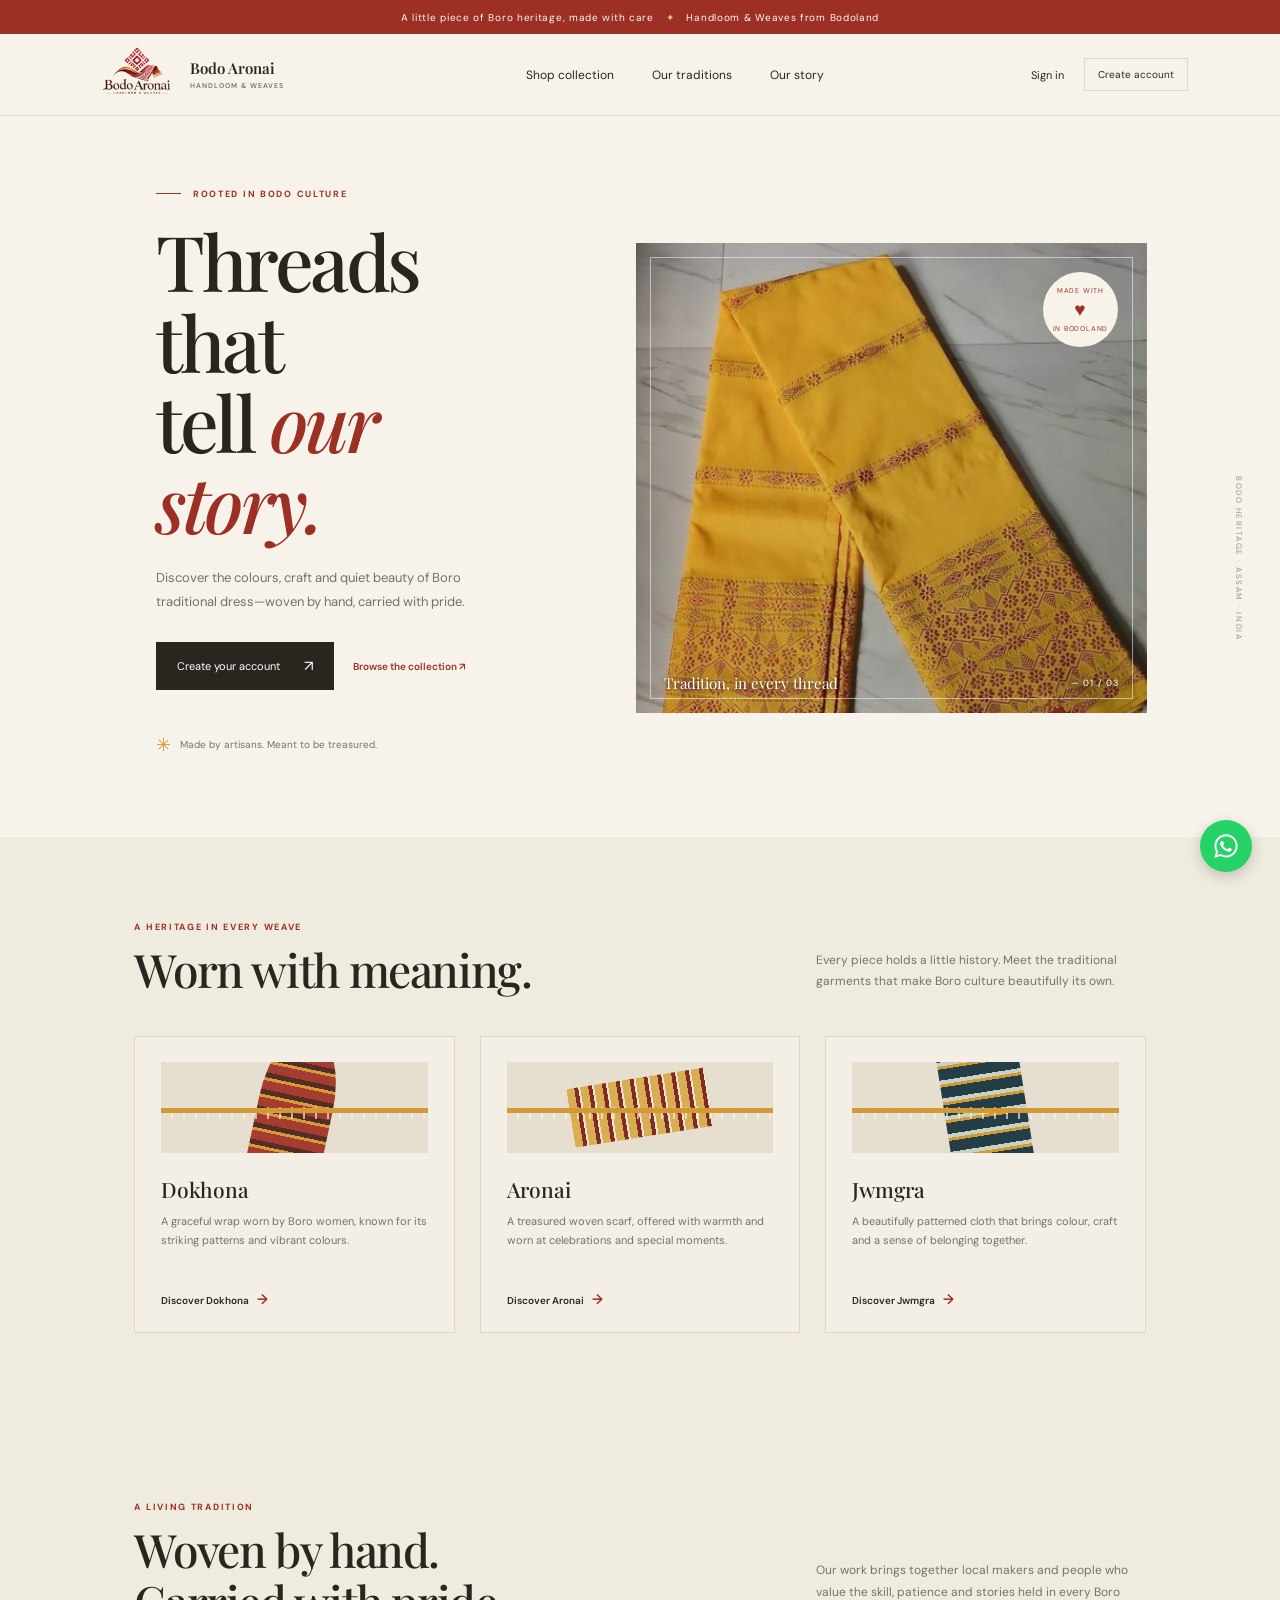
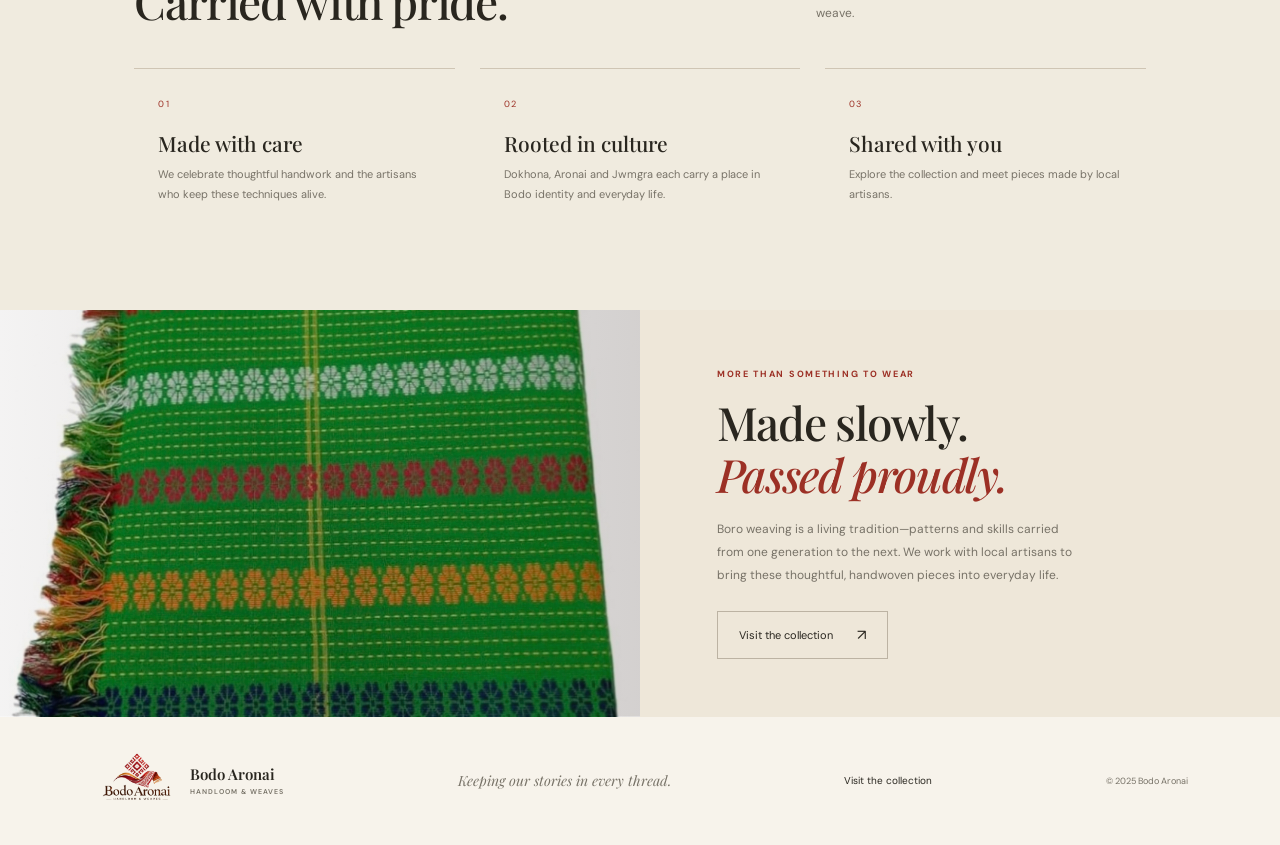
<file: index.html>
<!doctype html>
<html lang="en">
<head>
  <meta charset="utf-8">
  <meta name="viewport" content="width=device-width, initial-scale=1">
  <meta name="theme-color" content="#f7f3eb">
  <meta name="description" content="Create an account with Bodo Aronai, learn about Boro weaving, and meet the artisans behind our handloom traditions.">
  <title>Welcome to Bodo Aronai — Handloom &amp; Weaves</title>
  <link rel="preconnect" href="https://fonts.googleapis.com">
  <link rel="preconnect" href="https://fonts.gstatic.com" crossorigin>
  <link href="https://fonts.googleapis.com/css2?family=DM+Sans:wght@400;500;600;700&family=Playfair+Display:wght@500;600;700&display=swap" rel="stylesheet">
  <link rel="stylesheet" href="styles.css">
  <script src="storage.js" defer></script>
  <script src="auth.js" defer></script>
  <script src="whatsapp.js" defer></script>
</head>
<body>
  <div class="announcement">A little piece of Boro heritage, made with care <span aria-hidden="true">✦</span> Handloom &amp; Weaves from Bodoland</div>

  <header class="site-header">
    <a class="brand" href="index.html" aria-label="Bodo Aronai home">
      <img class="brand-logo" src="images/logo.png" alt="">
      <span class="brand-name">Bodo Aronai<small>Handloom &amp; Weaves</small></span>
    </a>
    <button class="menu-toggle" type="button" aria-expanded="false" aria-controls="main-nav" aria-label="Open menu">
      <span></span><span></span>
    </button>
    <nav class="main-nav" id="main-nav" aria-label="Main navigation">
      <a href="shop.html">Shop collection</a>
      <a href="#traditions">Our traditions</a>
      <a href="#story">Our story</a>
    </nav>
    <div class="header-actions">
      <button class="auth-trigger" type="button">Sign in</button>
      <button class="register-trigger" type="button" data-open-register>Create account</button>
    </div>
  </header>

  <main>
    <section class="hero">
      <div class="hero-copy">
        <p class="eyebrow"><span class="eyebrow-line"></span> ROOTED IN BODO CULTURE</p>
        <h1>Threads that<br>tell <em>our story.</em></h1>
        <p class="hero-description">Discover the colours, craft and quiet beauty of Boro traditional dress—woven by hand, carried with pride.</p>
        <button class="button button-dark" type="button" data-open-register>Create your account <span aria-hidden="true">↗</span></button>
        <a class="hero-shop-link" href="shop.html">Browse the collection <span aria-hidden="true">↗</span></a>
        <div class="hero-note"><span class="note-icon" aria-hidden="true">✳</span> Made by artisans. Meant to be treasured.</div>
      </div>
      <div class="hero-art" role="img" aria-label="Mustard yellow Dokhona with red floral motifs and patterned borders">
        <div class="hero-image"></div>
        <div class="hero-stamp"><span>MADE WITH</span><strong>♥</strong><span>IN BODOLAND</span></div>
        <div class="hero-caption">Tradition, in every thread <span>— 01 / 03</span></div>
      </div>
      <div class="hero-side-label" aria-hidden="true">BODO HERITAGE · ASSAM · INDIA</div>
    </section>

    <section class="traditions section-wrap" id="traditions">
      <div class="section-heading">
        <div><p class="eyebrow">A HERITAGE IN EVERY WEAVE</p><h2>Worn with meaning.</h2></div>
        <p>Every piece holds a little history. Meet the traditional garments that make Boro culture beautifully its own.</p>
      </div>
      <div class="tradition-grid">
        <article class="tradition-item">
          <div class="tradition-icon dokhona-icon" aria-hidden="true"><span></span></div>
          <h3>Dokhona</h3>
          <p>A graceful wrap worn by Boro women, known for its striking patterns and vibrant colours.</p>
          <a href="shop.html#collection">Discover Dokhona <span aria-hidden="true">→</span></a>
        </article>
        <article class="tradition-item">
          <div class="tradition-icon aronai-icon" aria-hidden="true"><span></span></div>
          <h3>Aronai</h3>
          <p>A treasured woven scarf, offered with warmth and worn at celebrations and special moments.</p>
          <a href="shop.html#collection">Discover Aronai <span aria-hidden="true">→</span></a>
        </article>
        <article class="tradition-item">
          <div class="tradition-icon jwmgra-icon" aria-hidden="true"><span></span></div>
          <h3>Jwmgra</h3>
          <p>A beautifully patterned cloth that brings colour, craft and a sense of belonging together.</p>
          <a href="shop.html#collection">Discover Jwmgra <span aria-hidden="true">→</span></a>
        </article>
      </div>
    </section>

    <section class="craft-note section-wrap" aria-labelledby="craft-note-title">
      <div class="section-heading">
        <div><p class="eyebrow">A LIVING TRADITION</p><h2 id="craft-note-title">Woven by hand.<br>Carried with pride.</h2></div>
        <p>Our work brings together local makers and people who value the skill, patience and stories held in every Boro weave.</p>
      </div>
      <div class="craft-points">
        <article><span aria-hidden="true">01</span><h3>Made with care</h3><p>We celebrate thoughtful handwork and the artisans who keep these techniques alive.</p></article>
        <article><span aria-hidden="true">02</span><h3>Rooted in culture</h3><p>Dokhona, Aronai and Jwmgra each carry a place in Bodo identity and everyday life.</p></article>
        <article><span aria-hidden="true">03</span><h3>Shared with you</h3><p>Explore the collection and meet pieces made by local artisans.</p></article>
      </div>
    </section>

    <section class="story" id="story">
      <div class="story-art" role="img" aria-label="Green Dokhona with colourful floral bands and a fringed edge"></div>
      <div class="story-copy">
        <p class="eyebrow">MORE THAN SOMETHING TO WEAR</p>
        <h2>Made slowly.<br><em>Passed proudly.</em></h2>
        <p>Boro weaving is a living tradition—patterns and skills carried from one generation to the next. We work with local artisans to bring these thoughtful, handwoven pieces into everyday life.</p>
        <a class="button button-outline" href="shop.html">Visit the collection <span aria-hidden="true">↗</span></a>
      </div>
    </section>
  </main>

  <dialog class="site-dialog auth-dialog" id="auth-dialog" aria-labelledby="auth-title">
    <div class="dialog-heading">
      <div>
        <p class="eyebrow">WELCOME TO BODO ARONAI</p>
        <h2 id="auth-title">Good to have you.</h2>
      </div>
      <button class="dialog-close" type="button" data-close-dialog aria-label="Close sign in">×</button>
    </div>
    <p class="demo-notice">Create an account to join Bodo Aronai. Public registration creates customer accounts; admin and seller accounts are managed by an admin.</p>
    <div class="auth-tabs" role="group" aria-label="Account options">
      <button class="auth-tab active" type="button" data-auth-tab="login" aria-pressed="true">Sign in</button>
      <button class="auth-tab" type="button" data-auth-tab="register" aria-pressed="false">Create account</button>
    </div>
    <form class="auth-form" id="login-form">
      <label>Email address<input name="email" type="email" autocomplete="email" required></label>
      <label>Password<input name="password" type="password" autocomplete="current-password" minlength="8" required></label>
      <button class="button button-dark form-submit" type="submit">Sign in <span aria-hidden="true">↗</span></button>
    </form>
    <form class="auth-form" id="register-form" hidden>
      <label>Your name<input name="name" type="text" autocomplete="name" required></label>
      <label>Email address<input name="email" type="email" autocomplete="email" required></label>
      <label>Password <span class="field-hint">(at least 8 characters)</span><input name="password" type="password" autocomplete="new-password" minlength="8" required></label>
      <label>Confirm password<input name="confirm-password" type="password" autocomplete="new-password" minlength="8" required></label>
      <button class="button button-dark form-submit" type="submit">Create account <span aria-hidden="true">↗</span></button>
    </form>
    <p class="dialog-status" id="auth-status" role="status" aria-live="polite"></p>
  </dialog>

  <footer class="site-footer">
    <a class="brand footer-brand" href="index.html" aria-label="Bodo Aronai home">
      <img class="brand-logo" src="images/logo.png" alt="">
      <span class="brand-name">Bodo Aronai<small>Handloom &amp; Weaves</small></span>
    </a>
    <p>Keeping our stories in every thread.</p>
    <a class="footer-shop-link" href="shop.html">Visit the collection</a>
    <span class="footer-copy">© 2025 Bodo Aronai</span>
  </footer>
</body>
</html>
</file>
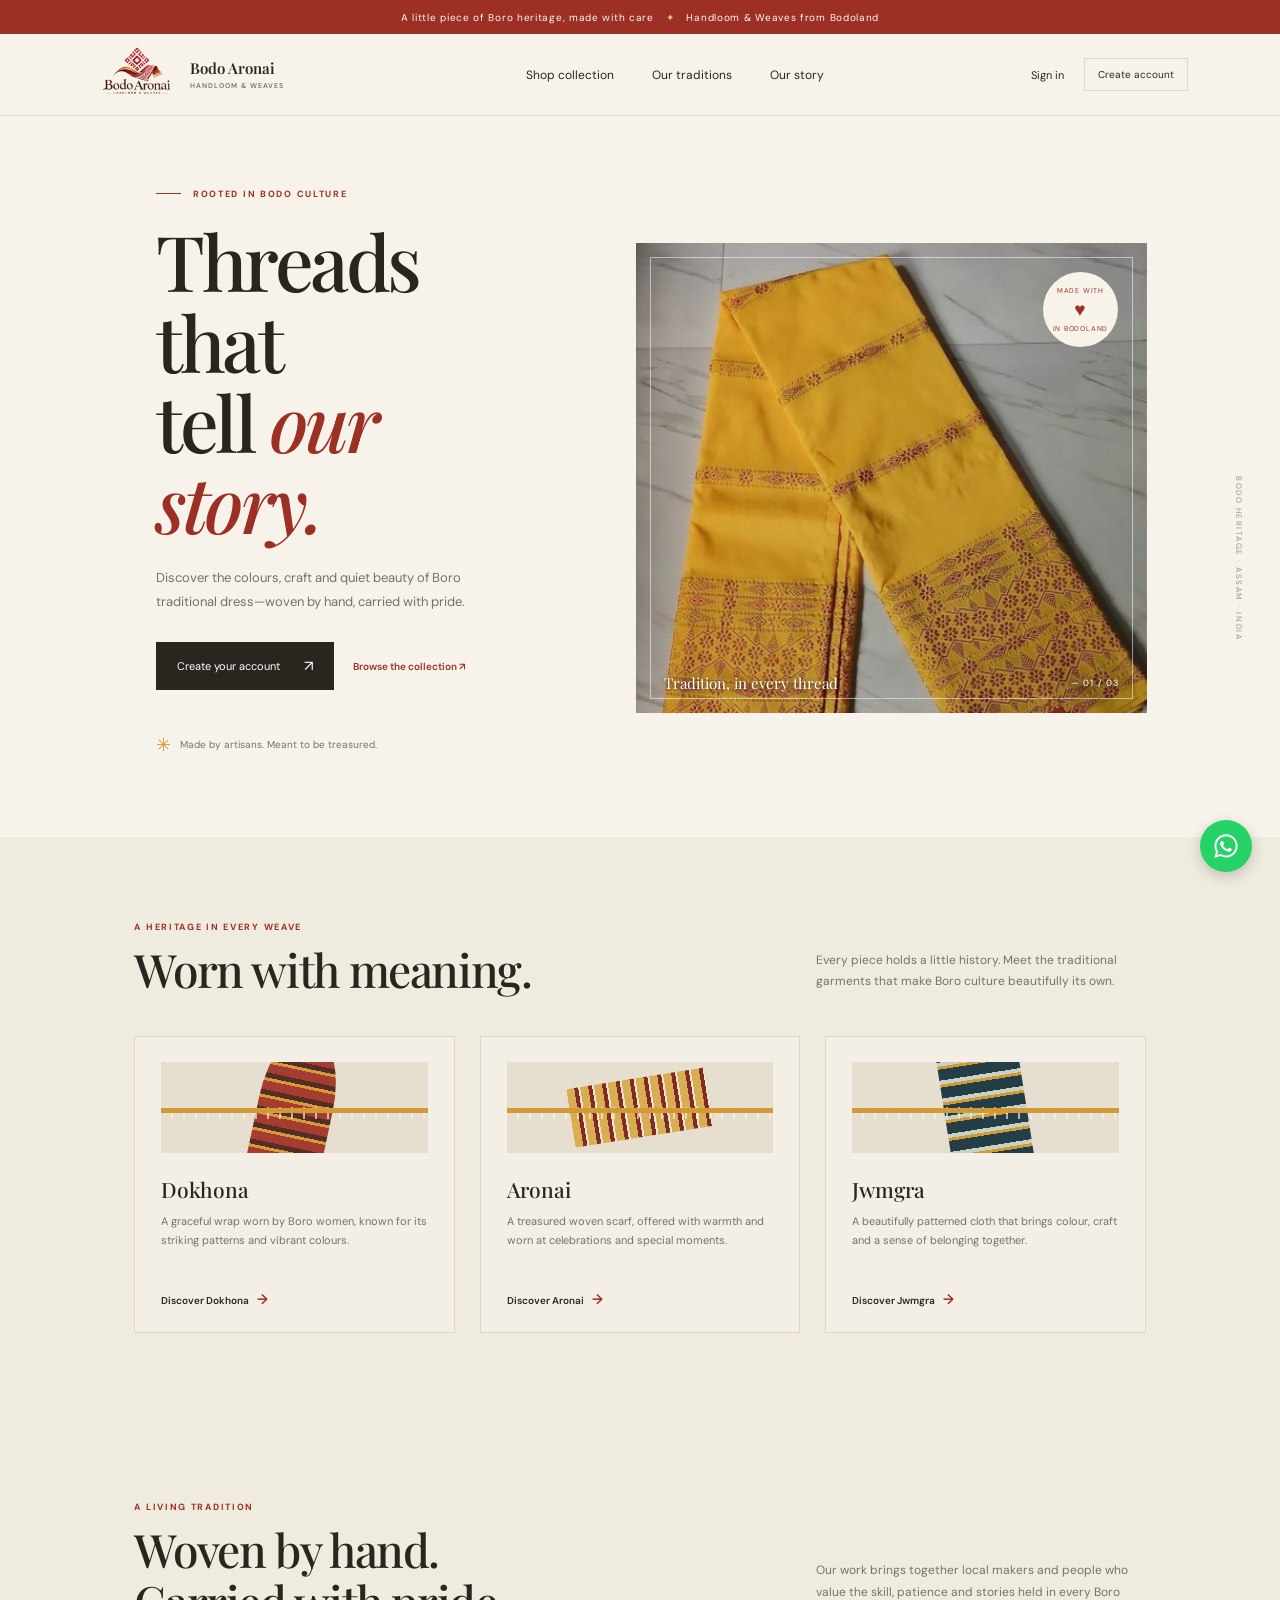
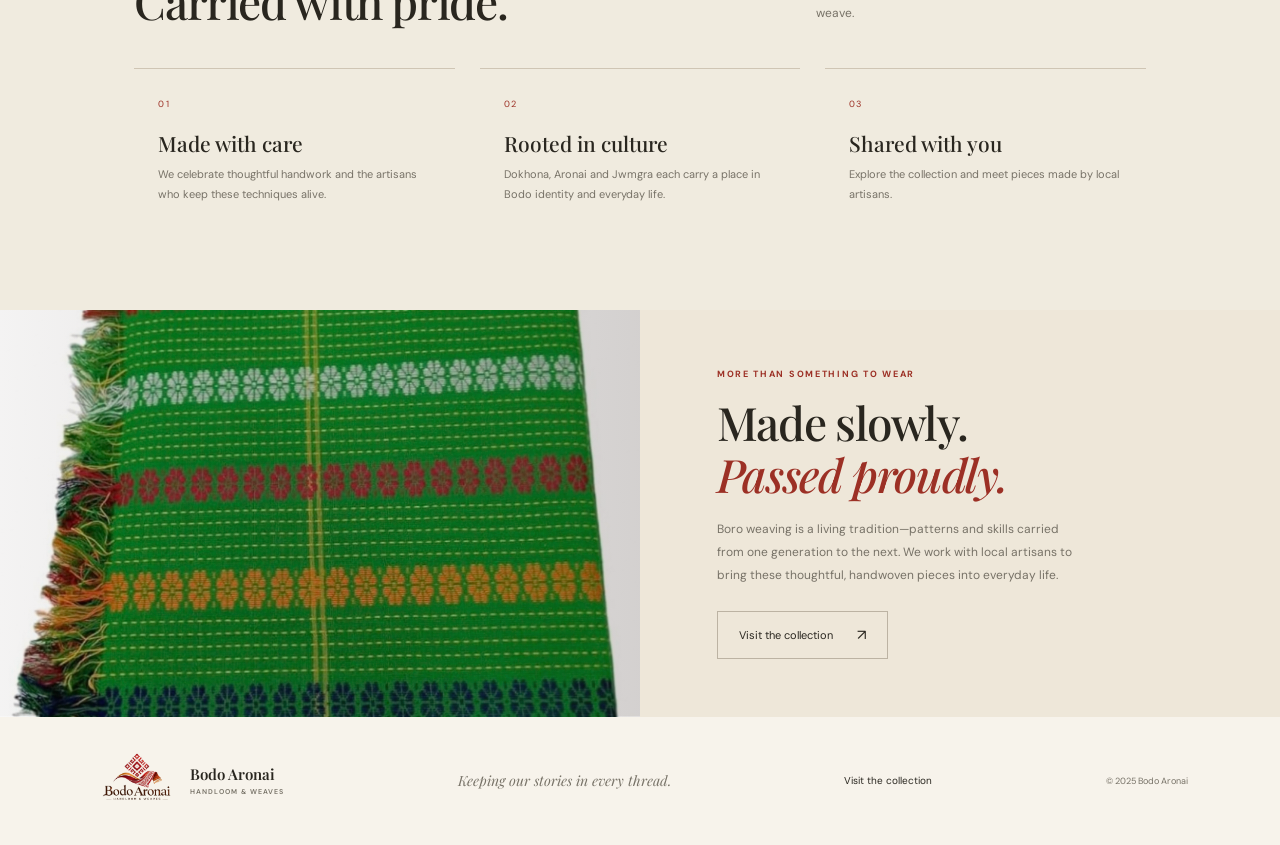
<file: admin.html>
<!doctype html>
<html lang="en">
<head>
  <meta charset="utf-8">
  <meta name="viewport" content="width=device-width, initial-scale=1">
  <title>Admin dashboard — Bodo Aronai</title>
  <link rel="stylesheet" href="dashboard.css">
  <script src="storage.js" defer></script>
  <script src="auth.js" defer></script>
  <script src="dashboard.js" defer></script>
</head>
<body>
  <header class="dashboard-header">
    <a class="dashboard-brand" href="shop.html" aria-label="Bodo Aronai storefront">
      <img src="images/logo.png" alt="">
      <span><strong>Bodo Aronai</strong><small>Admin dashboard</small></span>
    </a>
    <div class="dashboard-actions">
      <span id="admin-name-header">Demo Admin</span>
      <button class="dashboard-button secondary" type="button" data-logout>Sign out</button>
    </div>
  </header>
  <main class="dashboard-main">
    <a class="back-link" href="shop.html">← Back to storefront</a>
    <p class="dashboard-eyebrow">ADMINISTRATION</p>
    <h1>Admin dashboard</h1>
    <p class="dashboard-intro">Manage products and accounts, review demo sales, and update customer order statuses.</p>

    <section class="dashboard-card">
      <div class="section-title"><div><p class="dashboard-eyebrow">STORE PERFORMANCE</p><h2>Demo order totals</h2></div></div>
      <p class="dashboard-muted">Demo reporting only; no real payments were taken. Sales exclude cancelled orders; catalog sales exclude shipping.</p>
      <section class="stat-grid store-stats" aria-label="Store order totals">
        <article class="stat-card"><span>Orders recorded</span><strong id="admin-order-count">0</strong></article>
        <article class="stat-card"><span>Demo catalog sales</span><strong id="admin-catalog-sales">₹0.00</strong></article>
        <article class="stat-card"><span>Shipping on active orders</span><strong id="admin-shipping-fees">₹0.00</strong></article>
        <article class="stat-card"><span>Cancelled orders</span><strong id="admin-cancelled-orders">0</strong></article>
      </section>
    </section>

    <section class="dashboard-card">
      <div class="section-title"><div><p class="dashboard-eyebrow">ORDERS</p><h2>All customer orders</h2></div></div>
      <div id="admin-orders-container">
        <p class="dashboard-muted">Loading all orders…</p>
      </div>
    </section>

    <section class="stat-grid" aria-label="Account totals">
      <article class="stat-card"><span>Total accounts</span><strong id="admin-total-accounts">0</strong></article>
      <article class="stat-card"><span>Admins</span><strong id="admin-count-admin">0</strong></article>
      <article class="stat-card"><span>Sellers</span><strong id="admin-count-seller">0</strong></article>
      <article class="stat-card"><span>Customers</span><strong id="admin-count-customer">0</strong></article>
    </section>

    <section class="dashboard-card">
      <div class="section-title"><div><p class="dashboard-eyebrow">NEW ACCOUNT</p><h2>Register a user</h2></div></div>
      <form class="dashboard-form" data-user-create>
        <label>Full name<input name="name" maxlength="100" required></label>
        <label>Email address<input name="email" type="email" maxlength="254" required></label>
        <label>Role
          <select name="role" required>
            <option value="customer">Customer</option>
            <option value="seller">Seller</option>
            <option value="admin">Admin</option>
          </select>
        </label>
        <label>Password <span class="field-hint">(at least 8 characters)</span><input name="password" type="password" minlength="8" maxlength="200" required></label>
        <button class="dashboard-button" type="submit">Create account</button>
      </form>
    </section>

    <section class="dashboard-card">
      <div class="section-title">
        <div><p class="dashboard-eyebrow">ACCOUNTS</p><h2>Update users</h2></div>
        <span class="role-badge admin-badge">Admin access</span>
      </div>
      <div id="admin-accounts-container">
        <p class="dashboard-muted">Loading user accounts…</p>
      </div>
    </section>

    <section class="dashboard-card">
      <div class="section-title"><div><p class="dashboard-eyebrow">CATALOG</p><h2>Update products</h2></div></div>
      <div id="admin-catalog-container">
        <p class="dashboard-muted">Loading catalog products…</p>
      </div>
    </section>
    <p class="dashboard-status" role="status" aria-live="polite"></p>
  </main>
</body>
</html>
</file>
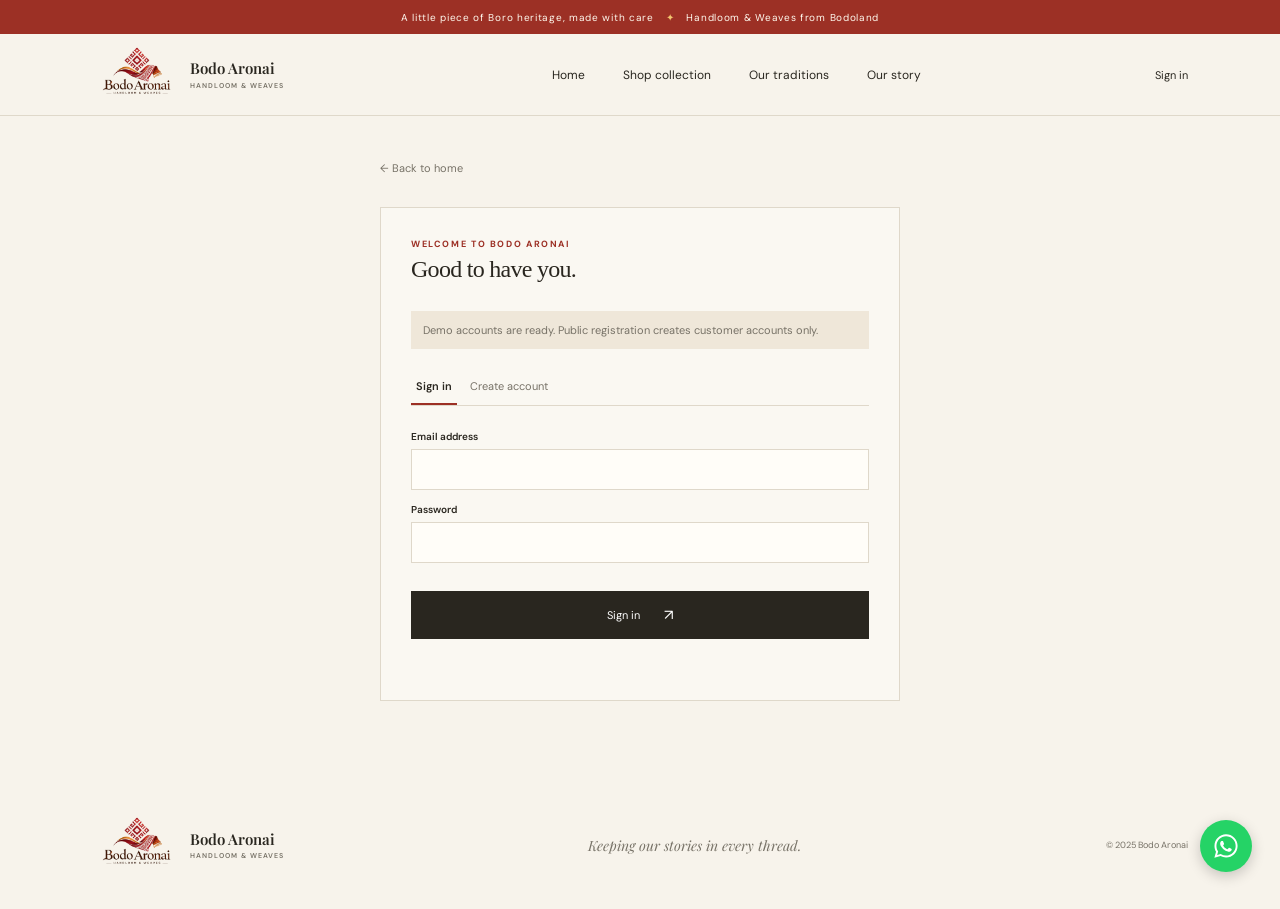
<file: auth.html>
<!doctype html>
<html lang="en">
<head>
  <meta charset="utf-8">
  <meta name="viewport" content="width=device-width, initial-scale=1">
  <meta name="theme-color" content="#f7f3eb">
  <meta name="description" content="Sign in or register for Bodo Aronai — Handloom &amp; Weaves.">
  <title>Account Access — Bodo Aronai</title>
  <link rel="preconnect" href="https://fonts.googleapis.com">
  <link rel="preconnect" href="https://fonts.gstatic.com" crossorigin>
  <link href="https://fonts.googleapis.com/css2?family=DM+Sans:wght@400;500;600;700&family=Playfair+Display:wght@500;600;700&display=swap" rel="stylesheet">
  <link rel="stylesheet" href="styles.css">
  <link rel="stylesheet" href="dashboard.css">
  <script src="storage.js" defer></script>
  <script src="auth.js" defer></script>
  <script src="whatsapp.js" defer></script>
</head>
<body>
  <div class="announcement">A little piece of Boro heritage, made with care <span aria-hidden="true">✦</span> Handloom &amp; Weaves from Bodoland</div>

  <header class="site-header">
    <a class="brand" href="index.html" aria-label="Bodo Aronai home">
      <img class="brand-logo" src="images/logo.png" alt="">
      <span class="brand-name">Bodo Aronai<small>Handloom &amp; Weaves</small></span>
    </a>
    <button class="menu-toggle" type="button" aria-expanded="false" aria-controls="main-nav" aria-label="Open menu">
      <span></span><span></span>
    </button>
    <nav class="main-nav" id="main-nav" aria-label="Main navigation">
      <a href="index.html">Home</a>
      <a href="shop.html">Shop collection</a>
      <a href="index.html#traditions">Our traditions</a>
      <a href="index.html#story">Our story</a>
    </nav>
    <div class="header-actions">
      <button class="auth-trigger" type="button">Sign in</button>
    </div>
  </header>

  <main class="dashboard-main" style="max-width: 520px; margin: 40px auto 80px;">
    <a class="back-link" href="index.html">← Back to home</a>
    <section class="dashboard-card" style="padding: 30px;">
      <div class="section-title">
        <div>
          <p class="dashboard-eyebrow">WELCOME TO BODO ARONAI</p>
          <h2>Good to have you.</h2>
        </div>
      </div>
      <p class="demo-notice" style="margin-bottom: 20px; color: var(--muted); font-size: 11px;">
        Demo accounts are ready. Public registration creates customer accounts only.
      </p>

      <div class="auth-tabs" role="group" aria-label="Account options" style="display: flex; gap: 8px; margin-bottom: 24px;">
        <button class="auth-tab active" type="button" data-auth-tab="login" aria-pressed="true">Sign in</button>
        <button class="auth-tab" type="button" data-auth-tab="register" aria-pressed="false">Create account</button>
      </div>

      <form class="auth-form" id="login-form">
        <label>Email address<input name="email" type="email" autocomplete="email" required></label>
        <label>Password<input name="password" type="password" autocomplete="current-password" minlength="8" required></label>
        <button class="button button-dark form-submit" type="submit" style="margin-top: 15px; width: 100%;">Sign in <span aria-hidden="true">↗</span></button>
      </form>

      <form class="auth-form" id="register-form" hidden>
        <label>Your name<input name="name" type="text" autocomplete="name" required></label>
        <label>Email address<input name="email" type="email" autocomplete="email" required></label>
        <label>Password <span class="field-hint">(at least 8 characters)</span><input name="password" type="password" autocomplete="new-password" minlength="8" required></label>
        <label>Confirm password<input name="confirm-password" type="password" autocomplete="new-password" minlength="8" required></label>
        <button class="button button-dark form-submit" type="submit" style="margin-top: 15px; width: 100%;">Create account <span aria-hidden="true">↗</span></button>
      </form>

      <p class="dialog-status" id="auth-status" role="status" aria-live="polite" style="margin-top: 15px;"></p>
    </section>
  </main>

  <!-- Auth dialog for modal triggers if clicked elsewhere -->
  <dialog class="site-dialog auth-dialog" id="auth-dialog" aria-labelledby="auth-title">
    <div class="dialog-heading">
      <div><p class="eyebrow">WELCOME TO BODO ARONAI</p><h2 id="auth-title">Good to have you.</h2></div>
      <button class="dialog-close" type="button" data-close-dialog aria-label="Close sign in">×</button>
    </div>
    <p class="demo-notice">Demo accounts are ready. Public registration creates customer accounts only.</p>
  </dialog>

  <footer class="site-footer">
    <a class="brand footer-brand" href="index.html" aria-label="Bodo Aronai home">
      <img class="brand-logo" src="images/logo.png" alt="">
      <span class="brand-name">Bodo Aronai<small>Handloom &amp; Weaves</small></span>
    </a>
    <p>Keeping our stories in every thread.</p>
    <span class="footer-copy">© 2025 Bodo Aronai</span>
  </footer>
</body>
</html>
</file>
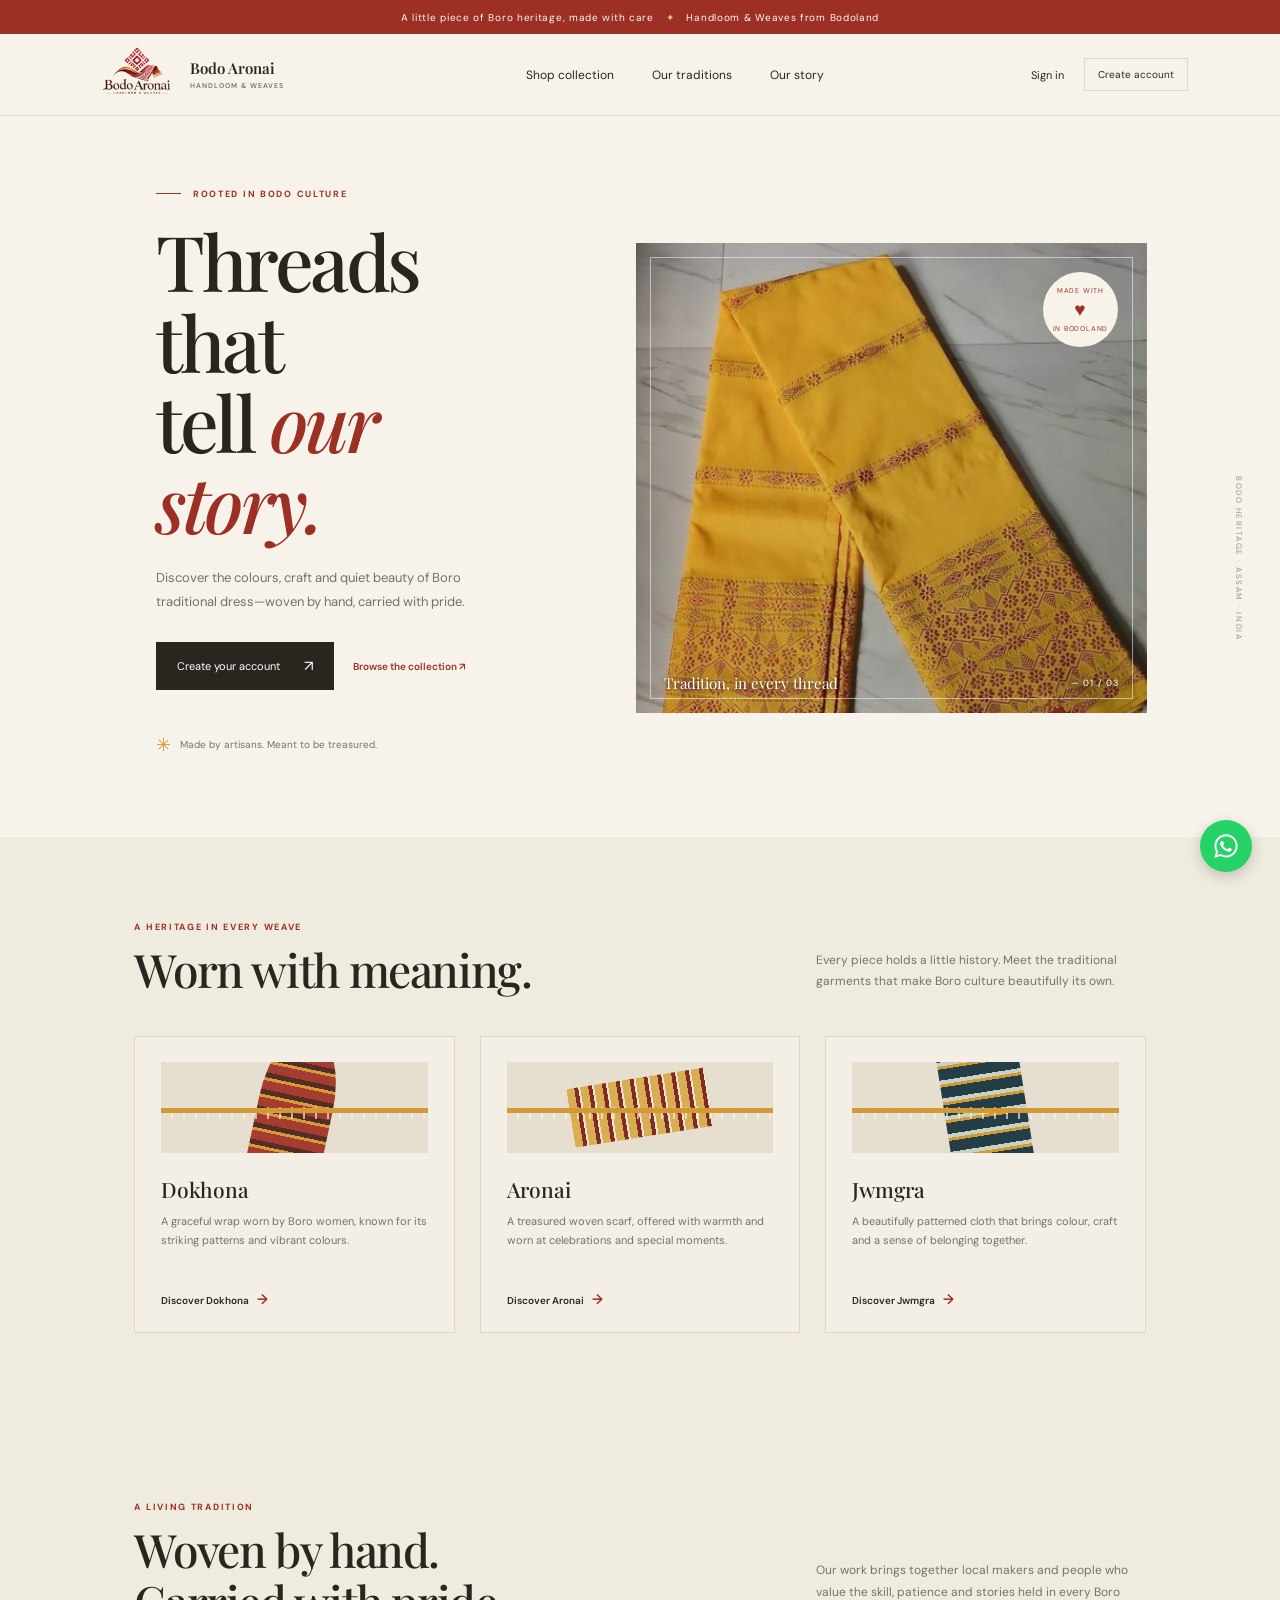
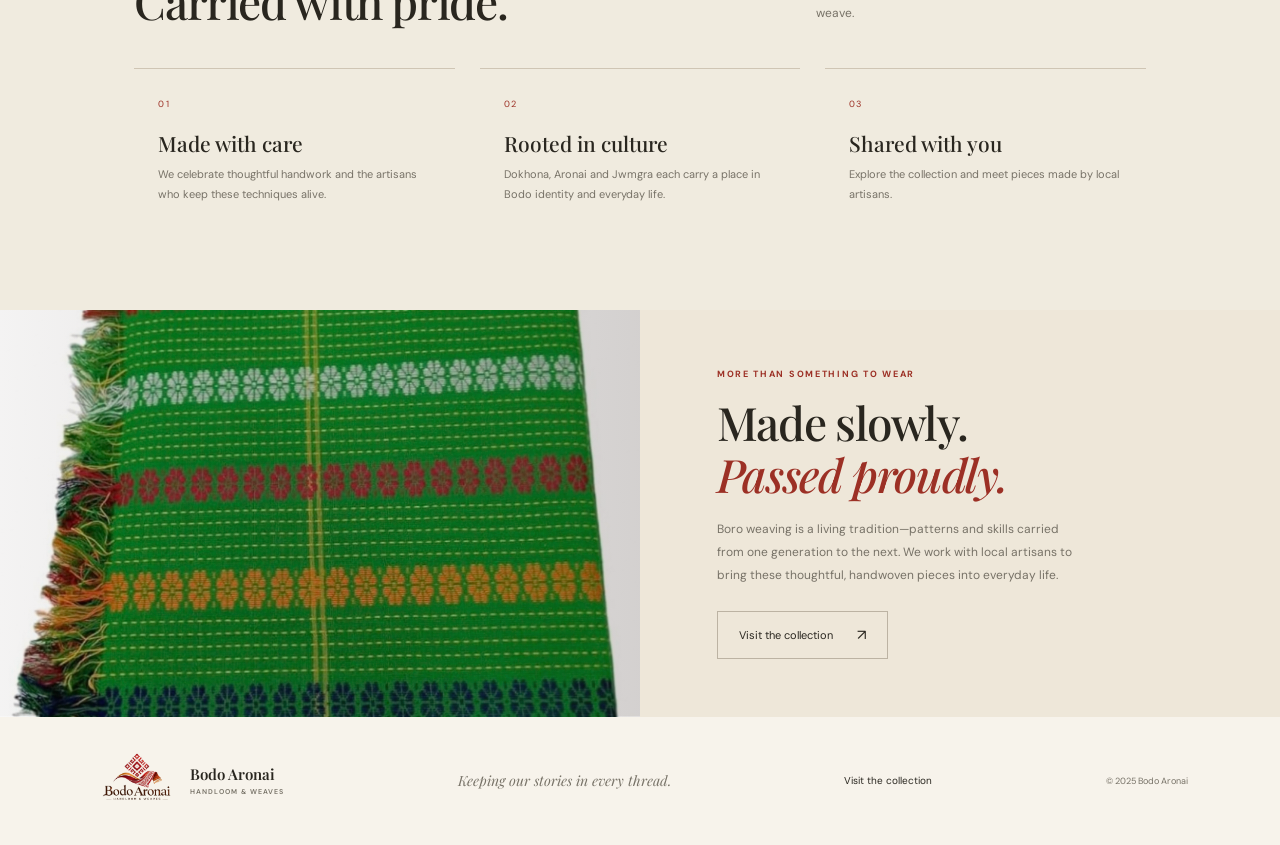
<file: customer.html>
<!doctype html>
<html lang="en">
<head>
  <meta charset="utf-8">
  <meta name="viewport" content="width=device-width, initial-scale=1">
  <title>My account — Bodo Aronai</title>
  <link rel="stylesheet" href="dashboard.css">
  <script src="storage.js" defer></script>
  <script src="auth.js" defer></script>
  <script src="dashboard.js" defer></script>
</head>
<body>
  <header class="dashboard-header">
    <a class="dashboard-brand" href="shop.html" aria-label="Bodo Aronai storefront">
      <img src="images/logo.png" alt="">
      <span><strong>Bodo Aronai</strong><small>My account</small></span>
    </a>
    <div class="dashboard-actions">
      <span id="customer-name-header">Demo Customer</span>
      <button class="dashboard-button secondary" type="button" data-logout>Sign out</button>
    </div>
  </header>
  <main class="dashboard-main">
    <a class="back-link" href="shop.html">← Back to storefront</a>
    <p class="dashboard-eyebrow">YOUR ACCOUNT</p>
    <h1>Welcome, <span id="customer-welcome-name">Customer</span>.</h1>
    <p class="dashboard-intro">You are signed in with a customer account. Review your demo purchases and order history below.</p>
    <section class="stat-grid two-stats" aria-label="Purchase totals">
      <article class="stat-card"><span>Orders placed</span><strong id="customer-order-count">0</strong></article>
      <article class="stat-card"><span>Demo spend (excludes cancelled)</span><strong id="customer-demo-spend">₹0.00</strong></article>
    </section>
    <section class="dashboard-card account-card">
      <span class="role-badge customer-badge">Customer</span>
      <h2>Account details</h2>
      <dl>
        <div><dt>Name</dt><dd id="customer-profile-name">—</dd></div>
        <div><dt>Email</dt><dd id="customer-profile-email">—</dd></div>
      </dl>
      <a class="dashboard-button" href="shop.html#collection">Continue shopping <span aria-hidden="true">↗</span></a>
    </section>
    <section class="dashboard-card">
      <div class="section-title"><div><p class="dashboard-eyebrow">YOUR PURCHASES</p><h2>Order history</h2></div></div>
      <p class="dashboard-muted">Demo orders only; no real payments were taken. Spend totals include shipping and exclude cancelled orders.</p>
      <div id="customer-orders-container">
        <p class="dashboard-muted">Loading your orders…</p>
      </div>
    </section>
    <p class="dashboard-status" role="status" aria-live="polite"></p>
  </main>

  <!-- Cancellation Confirmation Dialog -->
  <dialog class="site-dialog" id="cancel-order-dialog" aria-labelledby="cancel-dialog-title" style="border: 1px solid var(--line); background: var(--paper); padding: 25px; max-width: 440px; margin: auto;">
    <div class="dialog-heading" style="display: flex; justify-content: space-between; align-items: flex-start; margin-bottom: 15px;">
      <div>
        <p class="dashboard-eyebrow" style="margin: 0 0 5px;">CONFIRM CANCELLATION</p>
        <h2 id="cancel-dialog-title" style="margin: 0; font: 500 22px Georgia, serif;">Cancel this order?</h2>
      </div>
      <button class="dialog-close" type="button" id="btn-close-cancel" aria-label="Close dialog" style="background: none; border: 0; font-size: 24px; cursor: pointer; color: var(--muted);">&times;</button>
    </div>
    <p style="font-size: 13px; line-height: 1.6; margin: 0 0 20px;">Are you sure you want to cancel this order? This action cannot be undone.</p>
    <div style="display: flex; gap: 12px; justify-content: flex-end;">
      <button class="dashboard-button secondary" id="btn-keep-order" type="button">Keep Order</button>
      <button class="dashboard-button" id="btn-confirm-cancel" type="button" style="background: var(--red);">Yes, Cancel Order</button>
    </div>
  </dialog>
</body>
</html>
</file>
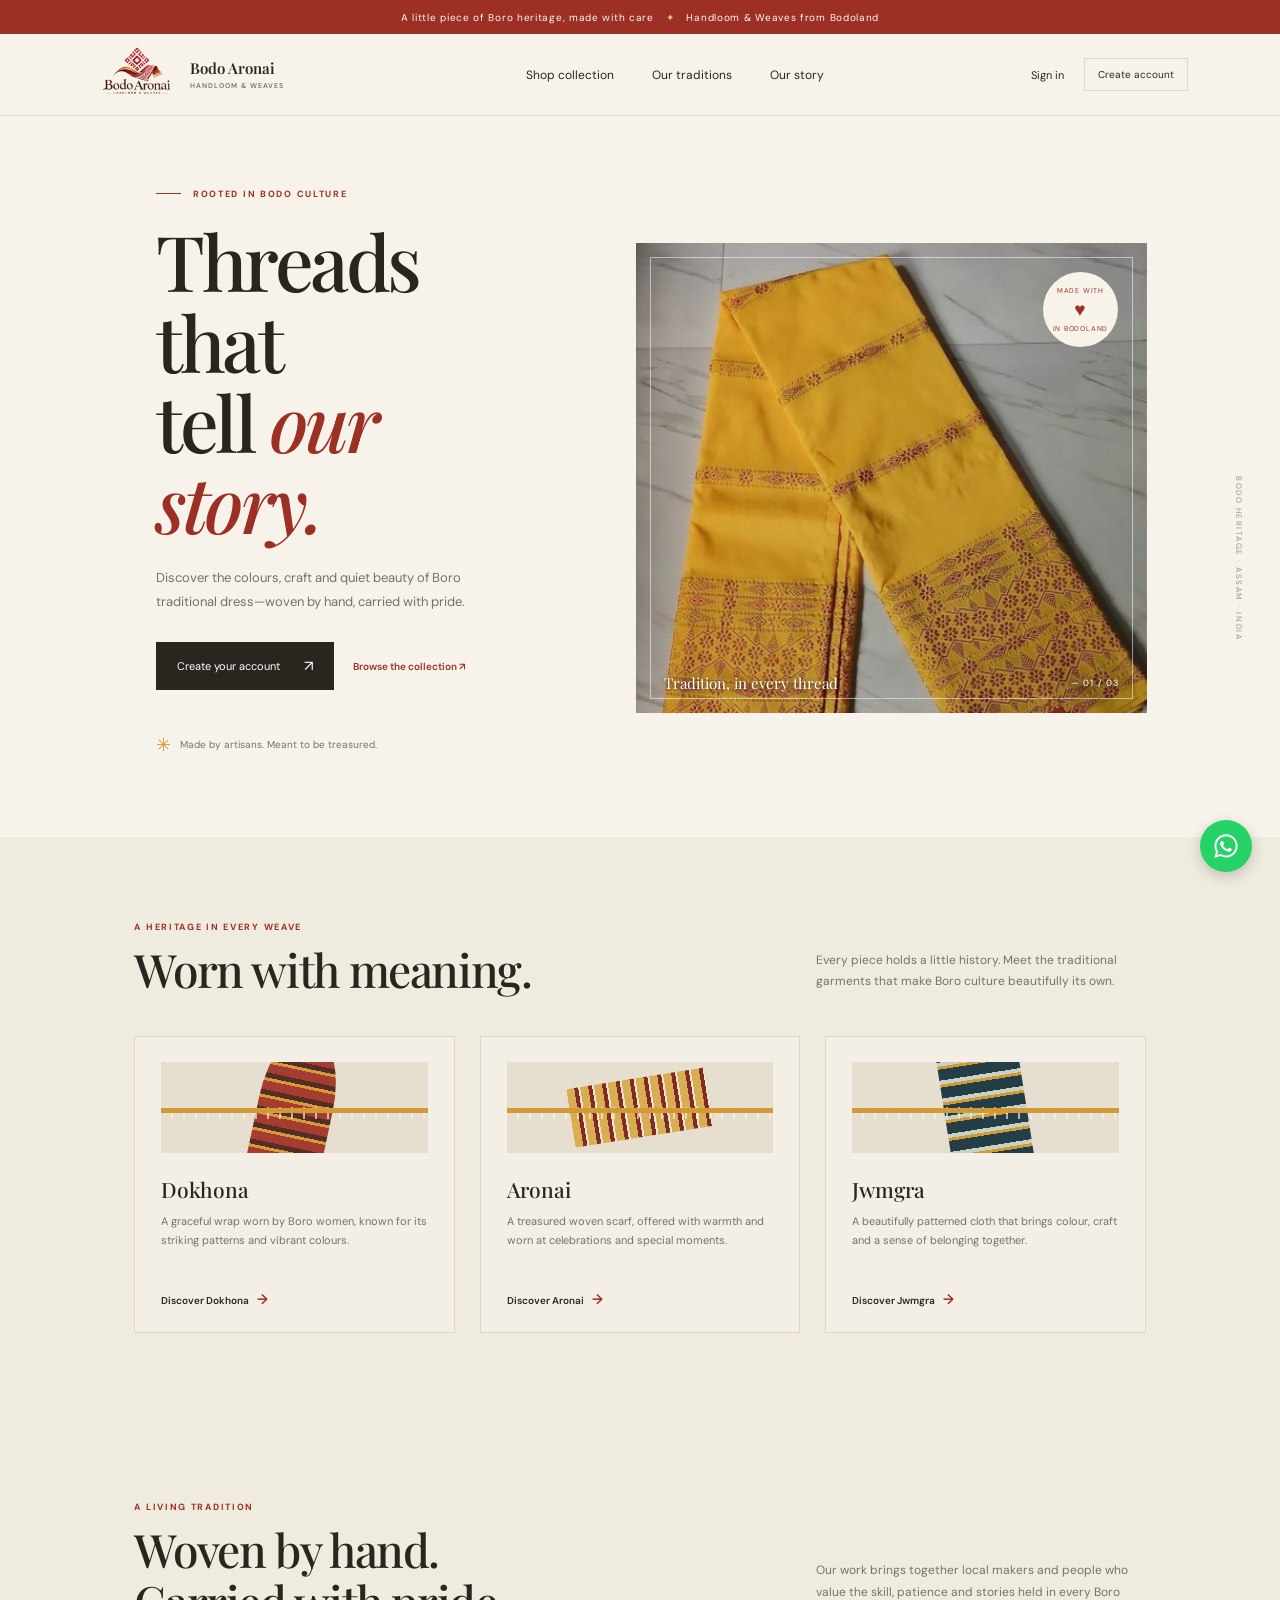
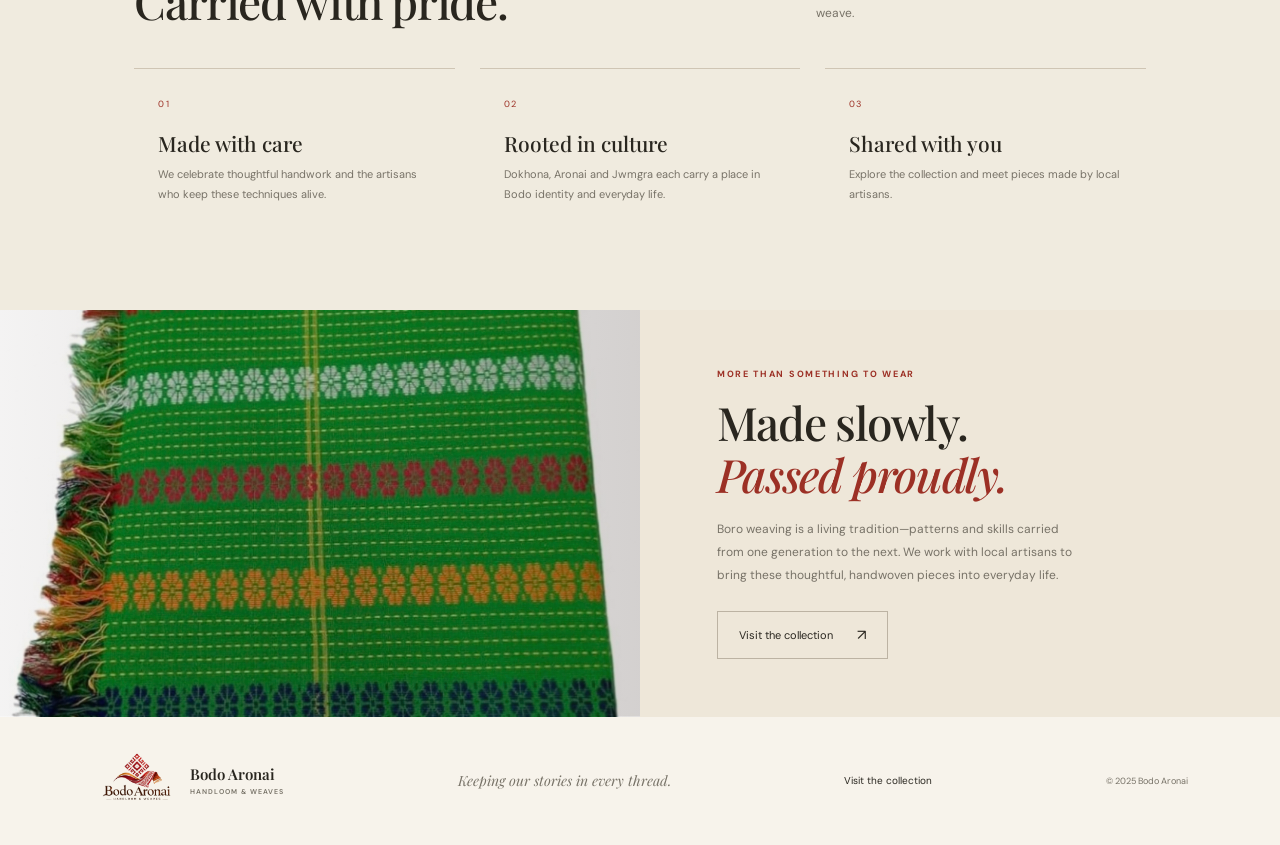
<file: seller.html>
<!doctype html>
<html lang="en">
<head>
  <meta charset="utf-8">
  <meta name="viewport" content="width=device-width, initial-scale=1">
  <title>Seller dashboard — Bodo Aronai</title>
  <link rel="stylesheet" href="dashboard.css">
  <script src="storage.js" defer></script>
  <script src="auth.js" defer></script>
  <script src="dashboard.js" defer></script>
</head>
<body>
  <header class="dashboard-header">
    <a class="dashboard-brand" href="shop.html" aria-label="Bodo Aronai storefront">
      <img src="images/logo.png" alt="">
      <span><strong>Bodo Aronai</strong><small>Seller dashboard</small></span>
    </a>
    <div class="dashboard-actions">
      <span id="seller-name-header">Demo Seller</span>
      <button class="dashboard-button secondary" type="button" data-logout>Sign out</button>
    </div>
  </header>
  <main class="dashboard-main">
    <a class="back-link" href="shop.html">← Back to storefront</a>
    <p class="dashboard-eyebrow">SELLER SPACE</p>
    <h1>Welcome, <span id="seller-welcome-name">Seller</span>.</h1>
    <p class="dashboard-intro">Add your handwoven pieces and jewellery to the storefront, and track demo sales for your listings.</p>
    <section class="stat-grid seller-stats" aria-label="Seller sales totals">
      <article class="stat-card"><span>Non-cancelled demo orders</span><strong id="seller-order-count">0</strong></article>
      <article class="stat-card"><span>Demo earnings (product lines only)</span><strong id="seller-earnings">₹0.00</strong></article>
      <article class="stat-card"><span>Units sold (excludes cancelled)</span><strong id="seller-units-sold">0</strong></article>
    </section>
    <section class="dashboard-card seller-card">
      <span class="role-badge seller-badge">Seller access</span>
      <div class="section-title"><div><p class="dashboard-eyebrow">NEW LISTING</p><h2>Add a product</h2></div></div>
      <form class="dashboard-form" data-product-create enctype="multipart/form-data">
        <label>Product name<input name="name" maxlength="120" required></label>
        <label>Category
          <select name="category" required>
            <option value="dokhona">Dokhona</option>
            <option value="jewelry">Jewellery</option>
            <option value="aronai">Aronai</option>
            <option value="jwmgra">Jwmgra</option>
            <option value="other">Other</option>
          </select>
        </label>
        <label>Price (₹)<input name="price" type="number" min="0.01" max="99999999.99" step="0.01" required></label>
        <label class="form-wide">Description<textarea name="description" rows="3" maxlength="2000" required></textarea></label>
        <label class="form-wide">Product image <span class="field-hint">(JPEG, PNG or WebP; up to 5 MB)</span><input name="image" type="file" accept="image/jpeg,image/png,image/webp"></label>
        <button class="dashboard-button" type="submit">Add to storefront <span aria-hidden="true">↗</span></button>
      </form>
    </section>
    <section class="dashboard-card">
      <div class="section-title"><div><p class="dashboard-eyebrow">YOUR SALES</p><h2>Orders containing your products</h2></div></div>
      <p class="dashboard-muted">Demo earnings are the value of your product lines, excluding shipping and cancelled orders. No real payments were taken.</p>
      <div id="seller-orders-container">
        <p class="dashboard-muted">Loading your sales…</p>
      </div>
    </section>
    <section class="dashboard-card">
      <div class="section-title"><div><p class="dashboard-eyebrow">YOUR LISTINGS</p><h2>Products you added</h2></div></div>
      <div id="seller-listings-container">
        <p class="dashboard-muted">Loading your listings…</p>
      </div>
    </section>
    <p class="dashboard-status" role="status" aria-live="polite"></p>
  </main>
</body>
</html>
</file>
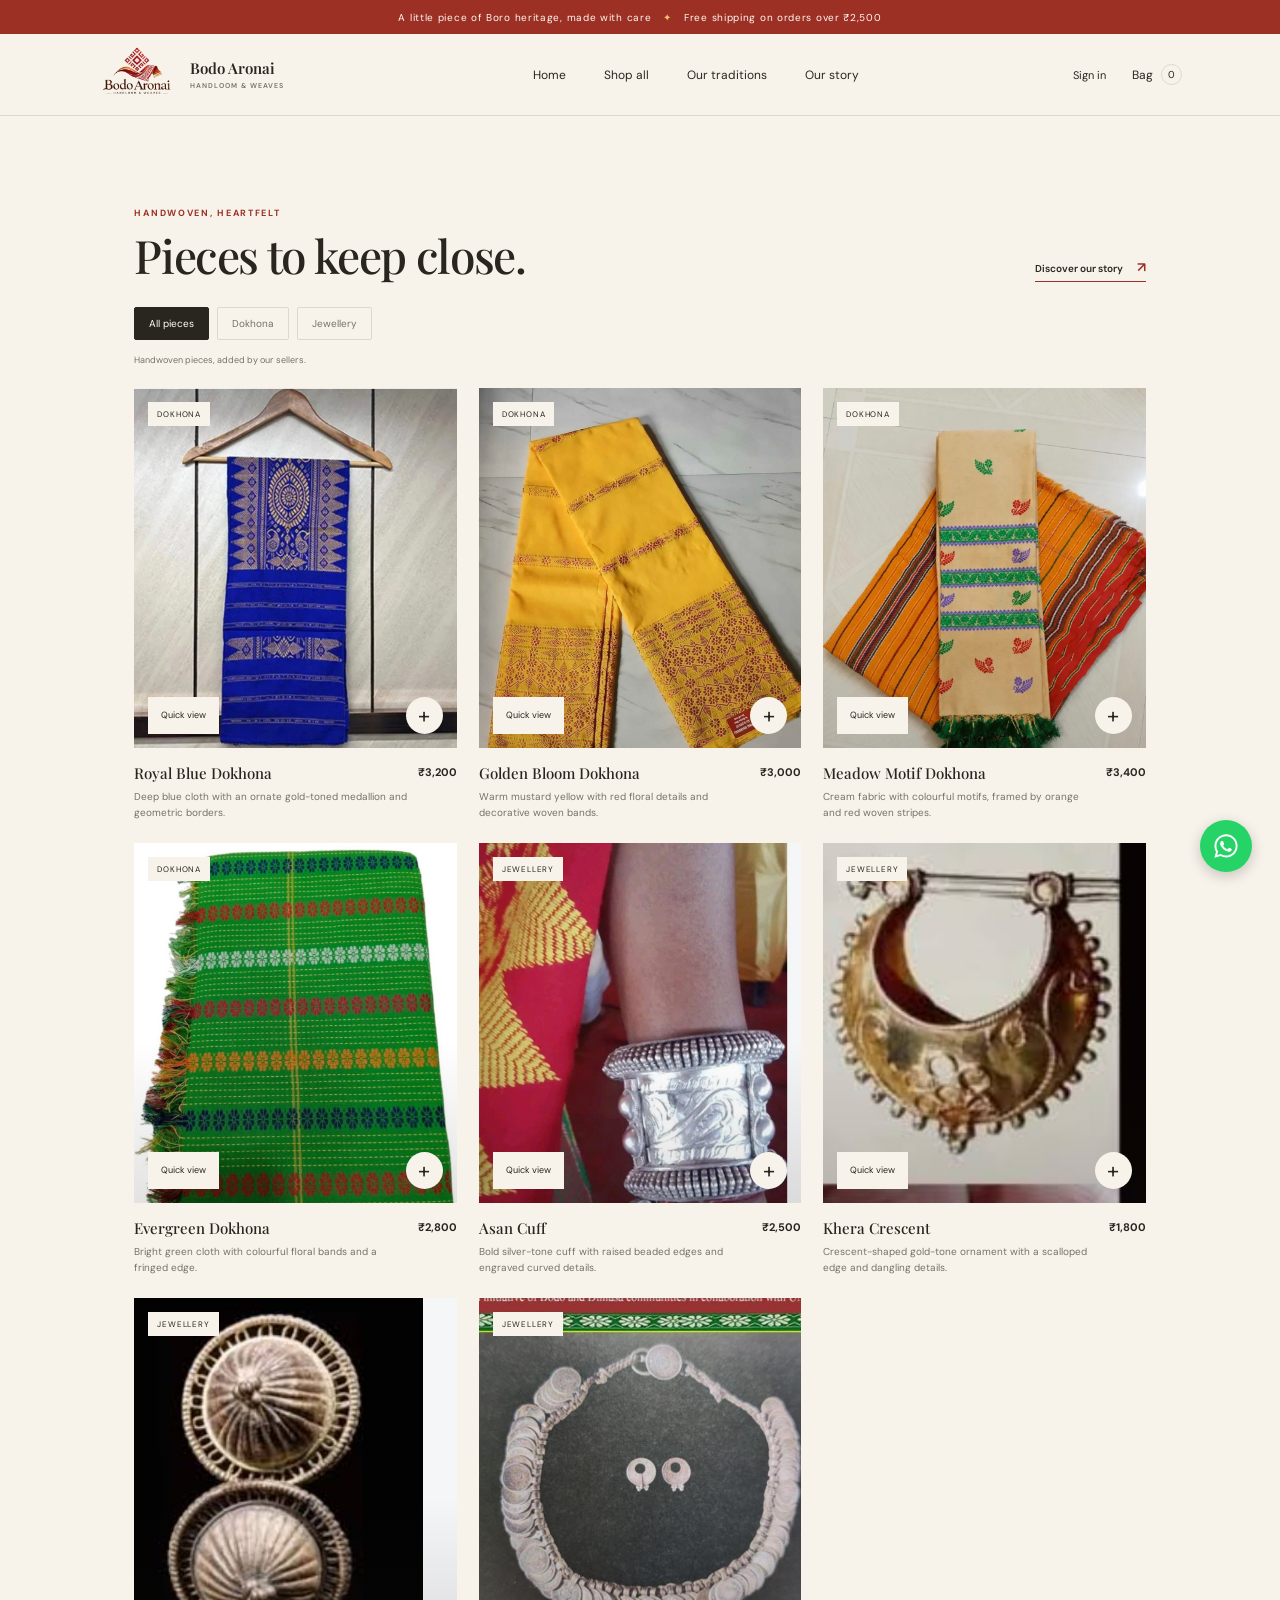
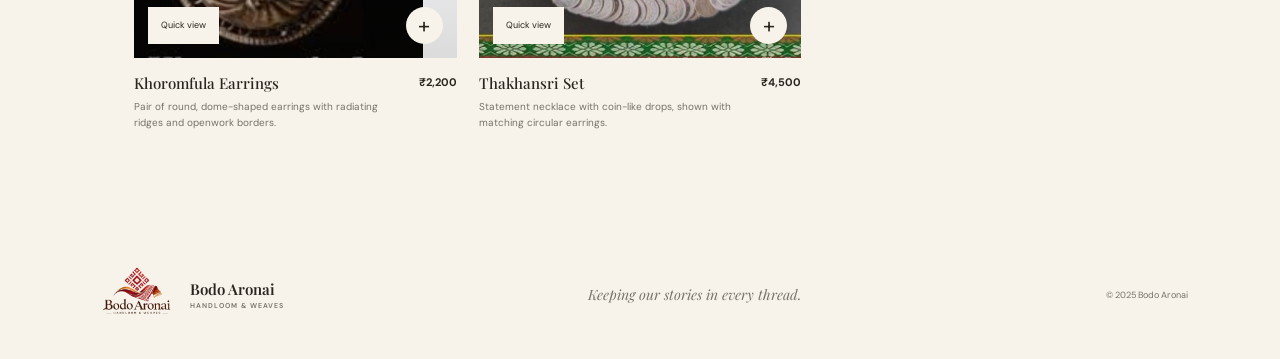
<file: shop.html>
<!doctype html>
<html lang="en">
<head>
  <meta charset="utf-8">
  <meta name="viewport" content="width=device-width, initial-scale=1">
  <meta name="theme-color" content="#f7f3eb">
  <meta name="description" content="Shop Boro traditional dress and jewellery from Bodo Aronai — Handloom & Weaves.">
  <title>Shop the collection — Bodo Aronai</title>
  <link rel="preconnect" href="https://fonts.googleapis.com">
  <link rel="preconnect" href="https://fonts.gstatic.com" crossorigin>
  <link href="https://fonts.googleapis.com/css2?family=DM+Sans:wght@400;500;600;700&family=Playfair+Display:wght@500;600;700&display=swap" rel="stylesheet">
  <link rel="stylesheet" href="styles.css">
  <script src="storage.js" defer></script>
  <script src="auth.js" defer></script>
  <script src="whatsapp.js" defer></script>
  <script src="script.js" defer></script>
</head>
<body>
  <div class="announcement">A little piece of Boro heritage, made with care <span aria-hidden="true">✦</span> Free shipping on orders over ₹2,500</div>

  <header class="site-header">
    <a class="brand" href="index.html" aria-label="Bodo Aronai home">
      <img class="brand-logo" src="images/logo.png" alt="">
      <span class="brand-name">Bodo Aronai<small>Handloom &amp; Weaves</small></span>
    </a>
    <button class="menu-toggle" type="button" aria-expanded="false" aria-controls="main-nav" aria-label="Open menu">
      <span></span><span></span>
    </button>
    <nav class="main-nav" id="main-nav" aria-label="Main navigation">
      <a href="index.html">Home</a>
      <a href="#collection">Shop all</a>
      <a href="index.html#traditions">Our traditions</a>
      <a href="index.html#story">Our story</a>
    </nav>
    <div class="header-actions">
      <button class="auth-trigger" type="button">Sign in</button>
      <button class="bag-link" type="button" aria-label="Shopping bag, 0 items">
        Bag <span class="bag-count" aria-live="polite">0</span>
      </button>
    </div>
  </header>

  <main>
    <section class="collection section-wrap" id="collection">
      <div class="section-heading collection-heading">
        <div><p class="eyebrow">HANDWOVEN, HEARTFELT</p><h1>Pieces to keep close.</h1></div>
        <a class="text-link" href="index.html">Discover our story <span aria-hidden="true">↗</span></a>
      </div>
      <div class="filters" role="group" aria-label="Filter products"></div>
      <p class="catalog-note" role="status" aria-live="polite">Loading the collection…</p>
      <div class="product-grid" aria-live="polite"></div>
      <p class="filter-empty" hidden>No pieces in this collection just yet.</p>
    </section>
  </main>

  <dialog class="site-dialog product-dialog" id="product-dialog" aria-labelledby="quick-view-title">
    <div class="dialog-heading quick-view-heading">
      <p class="eyebrow">PRODUCT QUICK VIEW</p>
      <button class="dialog-close" type="button" data-close-dialog aria-label="Close product details">×</button>
    </div>
    <div class="quick-view-layout">
      <img class="quick-view-photo" id="quick-view-image" alt="">
      <div class="quick-view-details">
        <p class="eyebrow">BODO ARONAI · <span id="quick-view-category">DOKHONA</span></p>
        <h2 id="quick-view-title"></h2>
        <p class="quick-view-description" id="quick-view-description"></p>
        <strong class="quick-view-price" id="quick-view-price"></strong>
        <p class="quick-view-status" id="quick-view-status" role="status" aria-live="polite"></p>
        <button class="button button-dark quick-view-add" id="quick-view-add" type="button">Add to bag</button>
      </div>
    </div>
  </dialog>

  <dialog class="site-dialog auth-dialog" id="auth-dialog" aria-labelledby="auth-title">
    <div class="dialog-heading">
      <div><p class="eyebrow">WELCOME TO BODO ARONAI</p><h2 id="auth-title">Good to have you.</h2></div>
      <button class="dialog-close" type="button" data-close-dialog aria-label="Close sign in">×</button>
    </div>
    <p class="demo-notice">Local demo accounts are ready. Public registration creates customer accounts only.</p>
    <div class="auth-tabs" role="group" aria-label="Account options">
      <button class="auth-tab active" type="button" data-auth-tab="login" aria-pressed="true">Sign in</button>
      <button class="auth-tab" type="button" data-auth-tab="register" aria-pressed="false">Create account</button>
    </div>
    <form class="auth-form" id="login-form">
      <label>Email address<input name="email" type="email" autocomplete="email" required></label>
      <label>Password<input name="password" type="password" autocomplete="current-password" minlength="8" required></label>
      <button class="button button-dark form-submit" type="submit">Sign in <span aria-hidden="true">↗</span></button>
    </form>
    <form class="auth-form" id="register-form" hidden>
      <label>Your name<input name="name" type="text" autocomplete="name" required></label>
      <label>Email address<input name="email" type="email" autocomplete="email" required></label>
      <label>Password <span class="field-hint">(at least 8 characters)</span><input name="password" type="password" autocomplete="new-password" minlength="8" required></label>
      <label>Confirm password<input name="confirm-password" type="password" autocomplete="new-password" minlength="8" required></label>
      <button class="button button-dark form-submit" type="submit">Create account <span aria-hidden="true">↗</span></button>
    </form>
    <p class="dialog-status" id="auth-status" role="status" aria-live="polite"></p>
  </dialog>

  <dialog class="cart-dialog" id="cart-dialog" aria-labelledby="cart-title">
    <div class="cart-panel">
      <div class="dialog-heading">
        <div><p class="eyebrow">YOUR SELECTION</p><h2 id="cart-title">Your bag <span class="cart-title-count">(0)</span></h2></div>
        <button class="dialog-close" type="button" data-close-dialog aria-label="Close shopping bag">×</button>
      </div>
      <section id="cart-view" aria-label="Shopping bag contents">
        <div class="cart-items" id="cart-items"></div>
        <div class="cart-summary" id="cart-summary" hidden>
          <div><span>Subtotal</span><strong id="cart-subtotal"></strong></div>
          <div><span>Shipping</span><strong id="cart-shipping"></strong></div>
          <div class="cart-total"><span>Total</span><strong id="cart-total"></strong></div>
          <p class="shipping-note">Shipping is free on orders over ₹2,500.</p>
          <button class="button button-dark checkout-start" id="checkout-start" type="button">Continue to checkout <span aria-hidden="true">→</span></button>
        </div>
      </section>
      <section id="checkout-view" hidden>
        <button class="back-to-cart" id="checkout-back" type="button">← Back to your bag</button>
        <p class="eyebrow checkout-eyebrow">DEMO CHECKOUT</p>
        <h3 class="checkout-title">Delivery details</h3>
        <p class="demo-notice">This is a payment demo. No real payment details or charges.</p>
        <form class="checkout-form" id="checkout-form">
          <label>Full name<input name="name" autocomplete="name" required></label>
          <label>Email address<input name="email" type="email" autocomplete="email" required></label>
          <label>Delivery address<textarea name="address" rows="3" autocomplete="street-address" required></textarea></label>
          <label>Demo payment method
            <select name="payment_method">
              <option value="upi_demo">UPI (simulated)</option>
              <option value="card_demo">Card (simulated)</option>
              <option value="netbanking_demo">Net Banking (simulated)</option>
              <option value="cod_demo">Cash on delivery (demo)</option>
            </select>
          </label>
          <button class="button button-dark form-submit" id="payment-success" type="submit" data-outcome="success">Complete demo payment</button>
          <button class="payment-decline" type="submit" data-outcome="declined">Test a declined payment</button>
        </form>
      </section>
      <section class="order-complete" id="order-complete" hidden>
        <span class="order-check" aria-hidden="true">✓</span><p class="eyebrow">DEMO ORDER</p>
        <h3 id="order-title">Thank you!</h3>
        <p id="order-message" role="status" aria-live="polite"></p>
        <button class="button button-dark form-submit" id="order-done" type="button">Back to the collection</button>
      </section>
      <p class="checkout-status" id="checkout-status" role="status" aria-live="polite"></p>
    </div>
  </dialog>

  <footer class="site-footer">
    <a class="brand footer-brand" href="index.html" aria-label="Bodo Aronai home">
      <img class="brand-logo" src="images/logo.png" alt="">
      <span class="brand-name">Bodo Aronai<small>Handloom &amp; Weaves</small></span>
    </a>
    <p>Keeping our stories in every thread.</p>
    <span class="footer-copy">© 2025 Bodo Aronai</span>
  </footer>
</body>
</html>
</file>
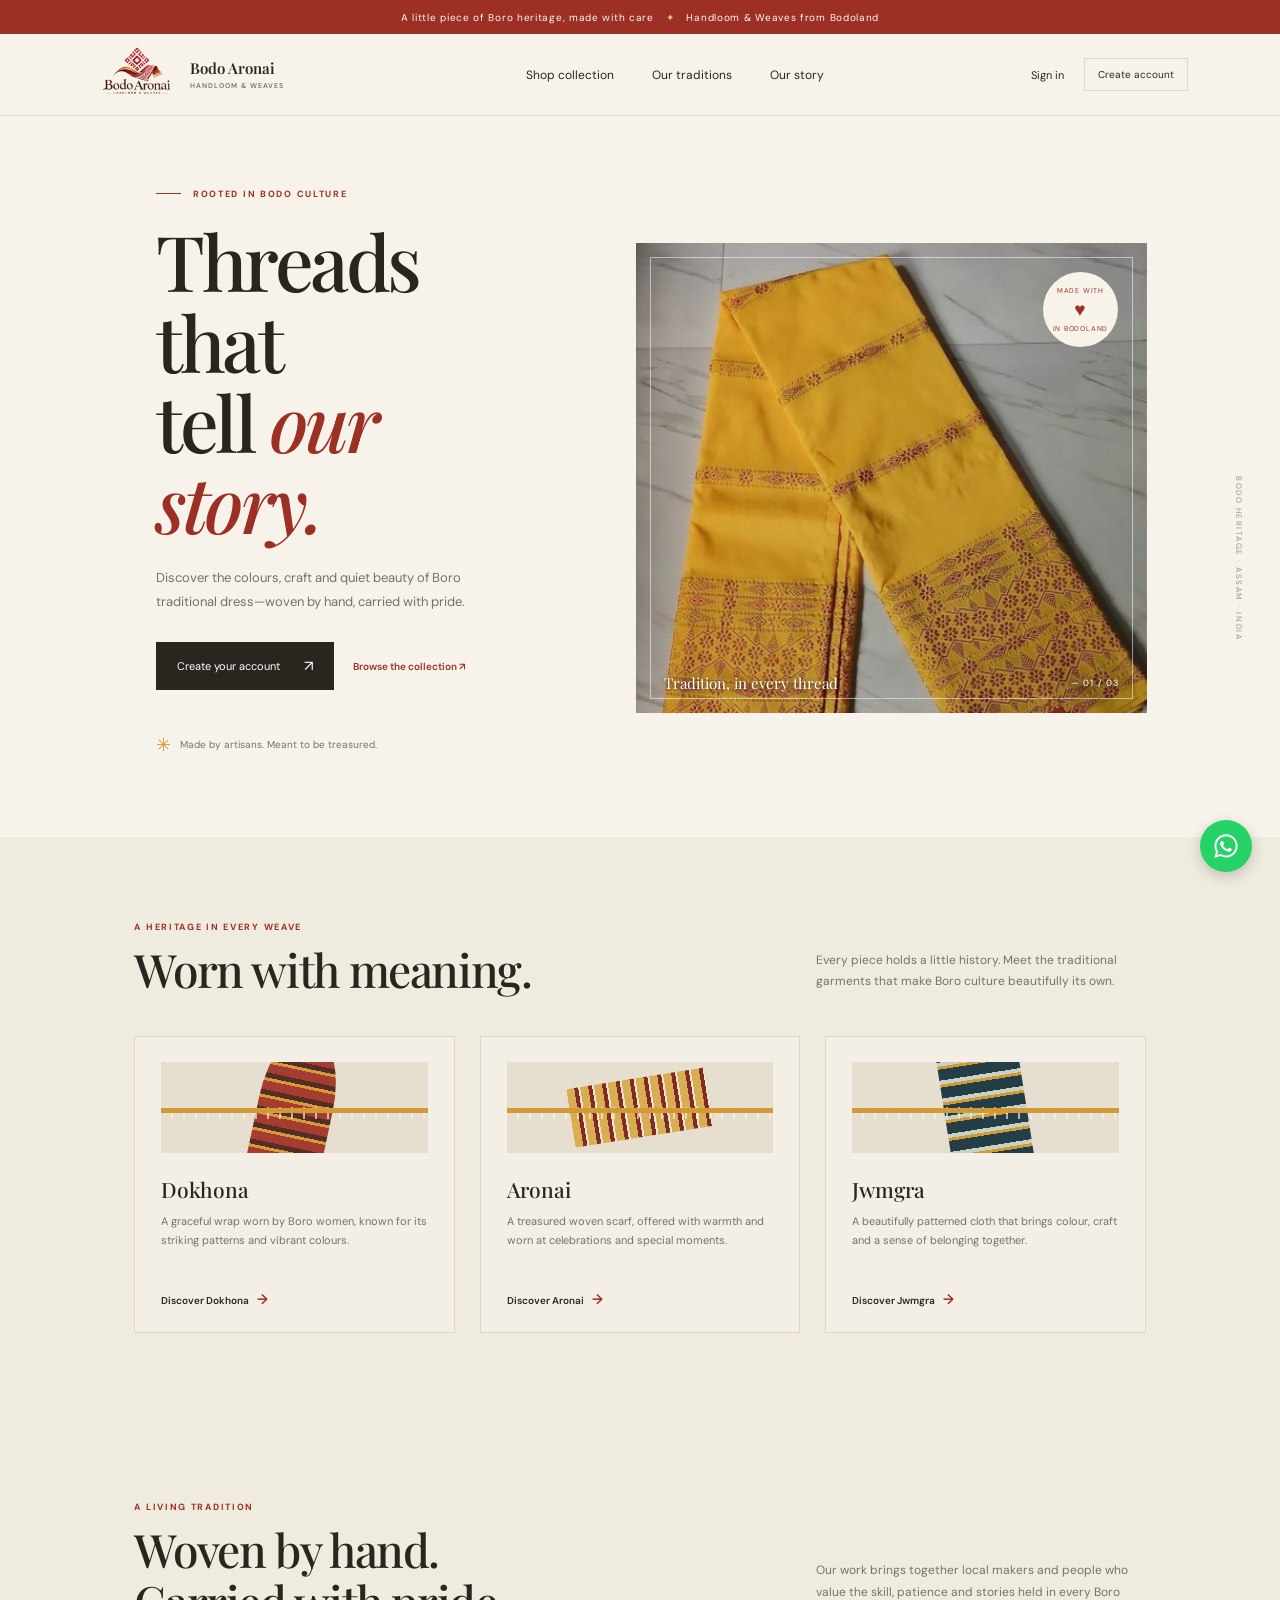
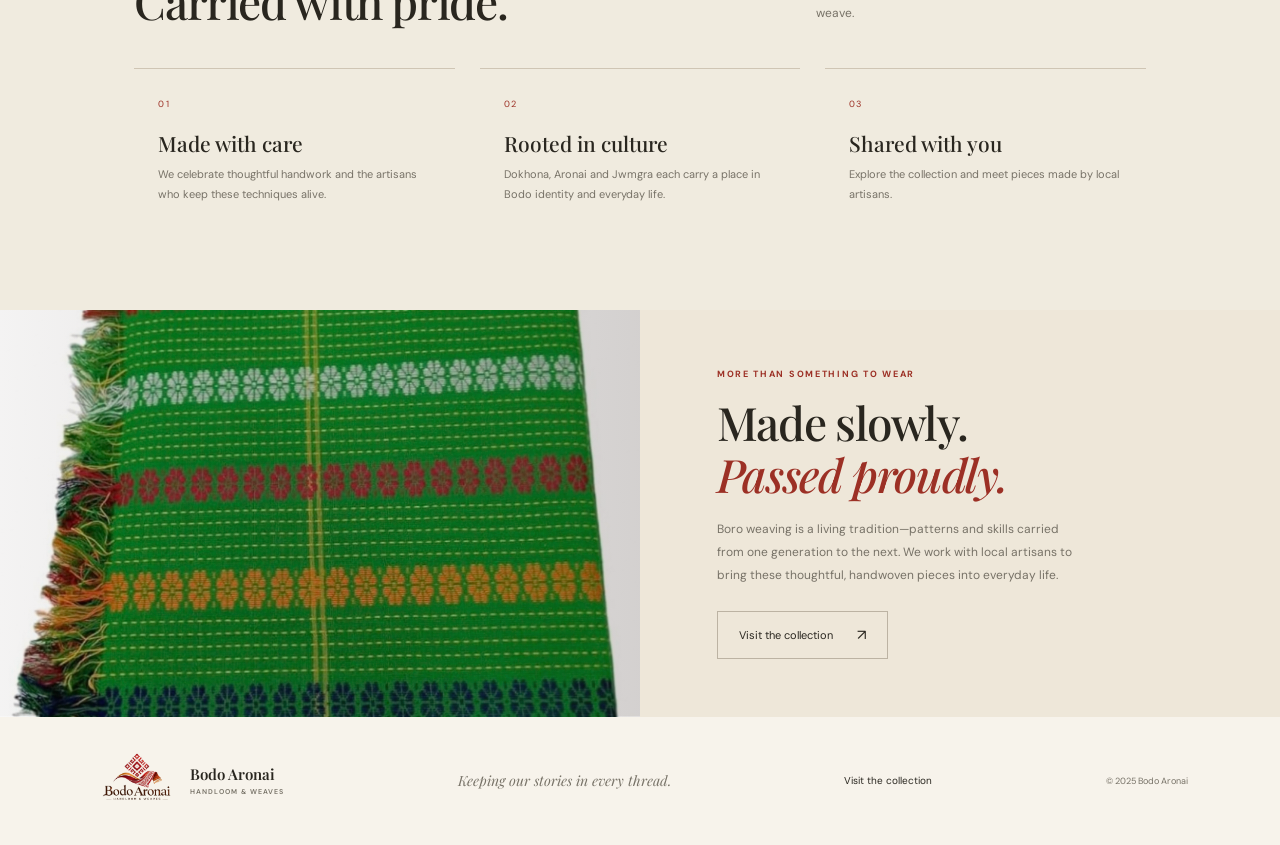
<file: Suchitra/seller.html>
<!doctype html>
<html lang="en">

<head>
  <meta charset="utf-8">
  <meta name="viewport" content="width=device-width, initial-scale=1">
  <title>Seller dashboard — Bodo Aronai</title>
  <link rel="stylesheet" href="dashboard.css">
  <script src="storage.js" defer></script>
  <script src="auth.js" defer></script>
  <script src="dashboard.js" defer></script>
</head>

<body>
  <header class="dashboard-header">
    <a class="dashboard-brand" href="shop.html" aria-label="Bodo Aronai storefront">
      <img src="images/logo.png" alt="">
      <span><strong>Bodo Aronai</strong><small>Seller dashboard</small></span>
    </a>
    <div class="dashboard-actions">
      <span id="seller-name-header">Demo Seller</span>
      <button class="dashboard-button secondary" type="button" data-logout>Sign out</button>
    </div>
  </header>
  <main class="dashboard-main">
    <a class="back-link" href="shop.html">← Back to storefront</a>
    <p class="dashboard-eyebrow">SELLER SPACE</p>
    <h1>Welcome, <span id="seller-welcome-name">Seller</span>.</h1>
    <p class="dashboard-intro">Add your handwoven pieces and jewellery to the storefront, and track demo sales for your
      listings.</p>
    <section class="stat-grid seller-stats" aria-label="Seller sales totals">
      <article class="stat-card"><span>Non-cancelled demo orders</span><strong id="seller-order-count">0</strong>
      </article>
      <article class="stat-card"><span>Demo earnings (product lines only)</span><strong
          id="seller-earnings">₹0.00</strong></article>
      <article class="stat-card"><span>Units sold (excludes cancelled)</span><strong id="seller-units-sold">0</strong>
      </article>
    </section>
    <section class="dashboard-card seller-card">
      <span class="role-badge seller-badge">Seller access</span>
      <div class="section-title">
        <div>
          <p class="dashboard-eyebrow">NEW LISTING</p>
          <h2>Add a product</h2>
        </div>
      </div>
      <form class="dashboard-form" data-product-create enctype="multipart/form-data">
        <label>Product name<input name="name" maxlength="120" required></label>
        <label>Category
          <select name="category" required>
            <option value="dokhona">Dokhona</option>
            <option value="jewelry">Jewellery</option>
            <option value="aronai">Aronai</option>
            <option value="jwmgra">Jwmgra</option>
            <option value="other">Other</option>
          </select>
        </label>
        <label>Price (₹)<input name="price" type="number" min="0.01" max="99999999.99" step="0.01" required></label>
        <label class="form-wide">Description<textarea name="description" rows="3" maxlength="2000"
            required></textarea></label>
        <label class="form-wide">Product image <span class="field-hint">(JPEG, PNG or WebP; up to 5 MB)</span><input
            name="image" type="file" accept="image/jpeg,image/png,image/webp"></label>
        <button class="dashboard-button" type="submit">Add to storefront <span aria-hidden="true">↗</span></button>
      </form>
    </section>
    <section class="dashboard-card">
      <div class="section-title">
        <div>
          <p class="dashboard-eyebrow">YOUR SALES</p>
          <h2>Orders containing your products</h2>
        </div>
      </div>
      <p class="dashboard-muted">Demo earnings are the value of your product lines, excluding shipping and cancelled
        orders. No real payments were taken.</p>
      <div id="seller-orders-container">
        <p class="dashboard-muted">Loading your sales…</p>
      </div>
    </section>
    <section class="dashboard-card">
      <div class="section-title">
        <div>
          <p class="dashboard-eyebrow">YOUR LISTINGS</p>
          <h2>Products you added</h2>
        </div>
      </div>
      <div id="seller-listings-container">
        <p class="dashboard-muted">Loading your listings…</p>
      </div>
    </section>
    <p class="dashboard-status" role="status" aria-live="polite"></p>
  </main>
</body>

</html>
</file>
<file: styles.css>
:root {
  --paper: #f7f3eb;
  --paper-deep: #eee7d9;
  --ink: #29261f;
  --muted: #777267;
  --red: #9c3025;
  --gold: #d29a35;
  --line: #dfd8ca;
  --serif: "Playfair Display", Georgia, serif;
  --sans: "DM Sans", Arial, sans-serif;
}

* { box-sizing: border-box; }
html { scroll-behavior: smooth; }
body { margin: 0; background: var(--paper); color: var(--ink); font-family: var(--sans); }
a { color: inherit; text-decoration: none; }
button { font: inherit; }

.announcement {
  min-height: 34px; display: flex; justify-content: center; align-items: center; gap: 12px;
  padding: 7px 20px; background: var(--red); color: #fff9ee; font-size: 10px; letter-spacing: .07em;
}
.announcement span { color: #f2c56f; }
.site-header { height: 82px; padding: 0 7.2%; display: flex; align-items: center; justify-content: space-between; border-bottom: 1px solid var(--line); }
.brand { display: inline-flex; flex: 0 0 auto; align-items: center; gap: 8px; }
.brand-logo { display: block; width: 90px; height: 78px; object-fit: contain; }
.brand-name { color: var(--ink); font: 600 15px/1.1 var(--serif); white-space: nowrap; }
.brand-name small { display: block; margin-top: 5px; color: var(--muted); font: 600 7px/1 var(--sans); letter-spacing: .14em; text-transform: uppercase; }
.main-nav { display: flex; align-items: center; gap: 38px; margin-left: 35px; }
.main-nav a, .bag-link { font-size: 12px; transition: color .2s ease; }
.main-nav a:hover, .bag-link:hover { color: var(--red); }
.bag-link { display: inline-flex; gap: 8px; align-items: center; }
.bag-count { display: grid; width: 21px; height: 21px; place-items: center; border: 1px solid var(--line); border-radius: 50%; font-size: 10px; }
.menu-toggle { display: none; }

.hero { position: relative; min-height: 570px; padding: 72px 10.4% 68px 12.2%; display: grid; grid-template-columns: .88fr 1.12fr; align-items: center; gap: 8%; overflow: hidden; }
.hero-copy { position: relative; z-index: 1; padding-bottom: 12px; }
.eyebrow { margin: 0 0 20px; color: var(--red); font-size: 9px; font-weight: 700; letter-spacing: .19em; }
.eyebrow-line { display: inline-block; width: 25px; height: 1px; margin: 0 8px 3px 0; background: var(--red); }
h1, h2, h3, p { margin-top: 0; }
.hero h1 { margin: 0; font: 500 clamp(54px, 6vw, 78px)/1.05 var(--serif); letter-spacing: -.045em; }
h1 em, h2 em { color: var(--red); font-weight: 500; }
.hero-description { max-width: 355px; margin: 23px 0 27px; color: var(--muted); font-size: 13px; line-height: 1.9; }
.button { min-height: 48px; display: inline-flex; align-items: center; justify-content: center; gap: 24px; padding: 0 21px; font-size: 11px; transition: background .2s, color .2s; }
.button-dark { background: var(--ink); color: white; }
.button-dark:hover { background: var(--red); }
.button span { font-size: 15px; }
.hero-note { display: flex; align-items: center; gap: 9px; margin-top: 43px; color: var(--muted); font-size: 10px; }
.note-icon { color: var(--gold); font-size: 18px; }
.hero-art { position: relative; min-height: 410px; height: 100%; max-height: 470px; background: #d9c9ad; }
.hero-image, .story-art { background-color: #772b20; background-image: linear-gradient(120deg, rgba(78, 28, 21, .08), rgba(31, 31, 24, .26)), url("images/dokona2.jpeg"); background-position: center 38%; background-size: cover; }
.hero-image { position: absolute; inset: 0; }
.hero-art::before { position: absolute; z-index: 1; content: ""; inset: 14px; border: 1px solid rgba(255,255,255,.52); pointer-events: none; }
.hero-stamp { position: absolute; z-index: 2; top: 29px; right: 29px; width: 75px; height: 75px; display: flex; flex-direction: column; justify-content: center; align-items: center; border-radius: 50%; background: var(--paper); color: var(--red); font-size: 7px; letter-spacing: .11em; }
.hero-stamp strong { margin: 2px 0; font-size: 19px; font-weight: 400; }
.hero-caption { position: absolute; z-index: 2; bottom: 20px; left: 28px; right: 28px; display: flex; justify-content: space-between; color: white; font: 15px var(--serif); text-shadow: 0 1px 5px #342019; }
.hero-caption span { align-self: center; font: 9px var(--sans); letter-spacing: .12em; }
.hero-side-label { position: absolute; right: 2.8%; top: 50%; color: #9b9384; font-size: 8px; letter-spacing: .19em; writing-mode: vertical-rl; }

.section-wrap { padding: 84px 10.5%; }
.traditions { background: #f0ebdf; }
.section-heading { display: flex; justify-content: space-between; align-items: end; gap: 35px; margin-bottom: 40px; }
.section-heading .eyebrow { margin-bottom: 11px; }
h2 { margin: 0; font: 500 clamp(34px, 4vw, 46px)/1.13 var(--serif); letter-spacing: -.03em; }
.collection-heading h1 { margin: 0; font: 500 clamp(34px, 4vw, 46px)/1.13 var(--serif); letter-spacing: -.03em; }
.section-heading > p { max-width: 330px; margin: 0 0 3px; color: var(--muted); font-size: 12px; line-height: 1.8; }
.tradition-grid { display: grid; grid-template-columns: repeat(3, 1fr); gap: 25px; }
.tradition-item { padding: 25px 26px 23px; border: 1px solid #ded5c5; background: rgba(255,255,255,.2); }
.tradition-icon { position: relative; height: 91px; margin-bottom: 22px; overflow: hidden; background: #e6dece; }
.tradition-icon::before, .tradition-icon::after, .tradition-icon span { position: absolute; content: ""; }
.tradition-icon::before { width: 75px; height: 150px; left: calc(50% - 37px); top: -31px; border-radius: 48% 48% 6px 6px; transform: rotate(12deg); }
.tradition-icon::after { width: 100%; height: 12px; top: 50%; left: 0; background: repeating-linear-gradient(90deg, transparent 0 10px, rgba(247,243,235,.65) 10px 12px); }
.tradition-icon span { z-index: 1; left: 0; right: 0; top: 51%; height: 5px; background: var(--gold); }
.dokhona-icon::before { background: repeating-linear-gradient(0deg, #a43c30 0 9px, #d69a36 9px 12px, #542d27 12px 17px); }
.aronai-icon::before { width: 140px; height: 59px; left: calc(50% - 70px); top: 16px; border-radius: 2px; transform: rotate(-9deg); background: repeating-linear-gradient(90deg, #d9ad51 0 8px, #812b24 8px 12px, #eee4cc 12px 14px); }
.jwmgra-icon::before { width: 82px; height: 150px; left: calc(50% - 41px); top: -30px; border-radius: 4px; transform: rotate(-9deg); background: repeating-linear-gradient(0deg, #243e48 0 11px, #d29a35 11px 14px, #c8d2c2 14px 18px); }
.tradition-item h3 { margin: 0 0 9px; font: 500 21px var(--serif); }
.tradition-item p { min-height: 58px; margin: 0 0 18px; color: var(--muted); font-size: 11px; line-height: 1.75; }
.tradition-item a, .text-link { font-size: 10px; font-weight: 600; }
.tradition-item a span { margin-left: 6px; color: var(--red); font-size: 14px; }

.collection { padding-top: 91px; padding-bottom: 100px; }
.collection-heading { margin-bottom: 25px; }
.text-link { padding-bottom: 5px; border-bottom: 1px solid var(--red); }
.text-link span { margin-left: 12px; color: var(--red); font-size: 14px; }
.filters { display: flex; gap: 8px; margin-bottom: 27px; }
.catalog-note { margin: -13px 0 22px; color: var(--muted); font-size: 9px; }
.filter-button { padding: 9px 14px; border: 1px solid var(--line); border-radius: 2px; background: transparent; color: var(--muted); cursor: pointer; font-size: 10px; transition: .2s; }
.filter-button:hover, .filter-button.active { border-color: var(--ink); background: var(--ink); color: white; }
.product-grid { display: grid; grid-template-columns: repeat(3, 1fr); gap: 22px; }
.product-card[hidden] { display: none; }
.product-image { position: relative; height: clamp(230px, 30vw, 360px); overflow: hidden; background-color: #d4c2a4; background-size: cover; background-position: center; }
.product-photo { width: 100%; height: 100%; display: block; object-fit: cover; object-position: center; transition: transform .35s ease; }
.product-image:hover .product-photo { transform: scale(1.03); }
.product-image::after { position: absolute; inset: 0; content: ""; background: linear-gradient(180deg, transparent 55%, rgba(32,24,18,.12)); pointer-events: none; }
.product-tag { position: absolute; z-index: 1; top: 14px; left: 14px; padding: 7px 9px; background: var(--paper); color: var(--ink); font-size: 8px; letter-spacing: .1em; }
.quick-add { position: absolute; z-index: 2; right: 14px; bottom: 14px; width: 37px; height: 37px; border: 0; border-radius: 50%; background: var(--paper); color: var(--ink); cursor: pointer; font-size: 22px; transition: background .2s, color .2s, transform .2s; }
.quick-add:hover { transform: rotate(90deg); background: var(--red); color: white; }
.quick-view-button { position: absolute; z-index: 2; left: 14px; bottom: 14px; min-height: 37px; padding: 0 13px; border: 0; background: var(--paper); color: var(--ink); cursor: pointer; font-size: 9px; transition: background .2s, color .2s; }
.quick-view-button:hover { background: var(--red); color: white; }
.product-info { display: flex; justify-content: space-between; gap: 10px; padding-top: 15px; }
.product-info h3 { margin: 0 0 6px; font: 500 15px var(--serif); }
.product-info p { margin: 0; color: var(--muted); font-size: 10px; }
.product-info > div > p { line-height: 1.6; }
.product-info strong { padding-top: 2px; white-space: nowrap; font-size: 11px; }
.filter-empty { margin: 30px 0 0; color: var(--muted); font-size: 13px; }

.story { min-height: 390px; display: grid; grid-template-columns: 1fr 1fr; background: var(--paper-deep); }
.story-art { min-height: 390px; background-image: linear-gradient(90deg, rgba(38,23,17,.05), rgba(38,23,17,.2)), url("images/dokona4.jpeg"); background-position: center; }
.story-copy { max-width: 510px; align-self: center; padding: 58px 12%; }
.story-copy .eyebrow { margin-bottom: 17px; }
.story-copy h2 { margin-bottom: 17px; }
.story-copy > p:not(.eyebrow) { max-width: 380px; margin-bottom: 24px; color: var(--muted); font-size: 12px; line-height: 1.9; }
.button-outline { border: 1px solid #bcb3a3; }
.button-outline:hover { border-color: var(--ink); background: var(--ink); color: white; }
.site-footer { min-height: 115px; padding: 25px 7.2%; display: flex; align-items: center; justify-content: space-between; gap: 20px; }
.site-footer > p { margin: 0; color: var(--muted); font: italic 14px var(--serif); }
.footer-copy { color: var(--muted); font-size: 9px; }
.footer-shop-link { font-size: 10px; }

.craft-note { background: #f0ebdf; }
.craft-points { display: grid; grid-template-columns: repeat(3, 1fr); gap: 25px; }
.craft-points article { padding: 22px 24px; border-top: 1px solid #cfc5b4; }
.craft-points article > span { color: var(--red); font-size: 9px; letter-spacing: .14em; }
.craft-points h3 { margin: 17px 0 8px; font: 500 21px var(--serif); }
.craft-points p { margin: 0; color: var(--muted); font-size: 11px; line-height: 1.8; }

@media (min-width: 1400px) {
  .hero { padding-left: max(12.2%, calc((100% - 1120px) / 2)); padding-right: max(10.4%, calc((100% - 1180px) / 2)); }
  .section-wrap { padding-left: max(10.5%, calc((100% - 1120px) / 2)); padding-right: max(10.5%, calc((100% - 1120px) / 2)); }
}
@media (max-width: 760px) {
  .site-header { height: 70px; padding: 0 6%; }
  .main-nav { gap: 18px; margin: 0; }
  .hero { min-height: auto; padding: 52px 7% 60px; grid-template-columns: 1fr 1fr; gap: 5%; }
  .hero-art { min-height: 350px; }
  .hero h1 { font-size: clamp(46px, 8vw, 64px); }
  .hero-side-label { display: none; }
  .section-wrap { padding: 68px 7%; }
  .tradition-grid { gap: 12px; }
  .tradition-item { padding: 18px 16px; }
  .tradition-item p { min-height: 78px; }
  .product-grid { gap: 14px; }
  .product-image { height: 290px; }
  .story-copy { padding: 45px 8%; }
}
@media (max-width: 560px) {
  .announcement { min-height: 32px; gap: 7px; font-size: 8px; }
  .brand-logo { width: 78px; height: 68px; }
  .brand-name { font-size: 13px; }
  .brand-name small { font-size: 6px; }
  .register-trigger { display: none; }
  .menu-toggle { width: 35px; height: 35px; padding: 8px 5px; display: flex; flex-direction: column; justify-content: center; gap: 6px; border: 0; background: none; cursor: pointer; }
  .menu-toggle span { width: 23px; height: 1px; background: var(--ink); }
  .main-nav { position: absolute; z-index: 5; top: 102px; left: 0; right: 0; display: none; flex-direction: column; align-items: stretch; gap: 0; margin: 0; padding: 8px 7% 15px; border-bottom: 1px solid var(--line); background: var(--paper); }
  .main-nav.open { display: flex; }
  .main-nav a { padding: 13px 0; border-bottom: 1px solid var(--line); }
  .main-nav a:last-child { border-bottom: 0; }
  .bag-link { font-size: 10px; }
  .hero { padding-top: 43px; grid-template-columns: 1fr; gap: 31px; }
  .hero-copy { padding: 0; }
  .hero h1 { font-size: 60px; }
  .hero-description { max-width: 330px; margin: 17px 0 20px; }
  .hero-note { margin-top: 22px; }
  .hero-art { min-height: 350px; max-height: 430px; }
  .section-heading { align-items: start; flex-direction: column; gap: 15px; margin-bottom: 28px; }
  .section-heading > p { max-width: 400px; }
  .craft-points { grid-template-columns: 1fr; gap: 10px; }
  .craft-points article { padding: 17px 0; }
  .tradition-grid { grid-template-columns: 1fr; gap: 12px; }
  .tradition-item { display: grid; grid-template-columns: 76px 1fr; column-gap: 17px; padding: 17px; }
  .tradition-icon { grid-row: span 3; height: 88px; margin: 0; }
  .tradition-item h3 { align-self: end; }
  .tradition-item p { min-height: auto; margin-bottom: 8px; }
  .tradition-item a { align-self: start; }
  .collection { padding-top: 62px; padding-bottom: 68px; }
  .collection-heading { flex-direction: row; align-items: end; }
  .collection-heading .text-link { white-space: nowrap; }
  .filters { flex-wrap: wrap; gap: 6px; }
  .filter-button { padding: 8px 10px; }
  .product-grid { grid-template-columns: 1fr 1fr; gap: 23px 12px; }
  .product-image { height: 230px; }
  .product-info { flex-direction: column; gap: 6px; }
  .product-info strong { padding: 0; }
  .story { grid-template-columns: 1fr; }
  .story-art { min-height: 270px; }
  .story-copy { padding: 42px 7% 50px; }
  .site-footer { flex-wrap: wrap; padding: 24px 7%; }
  .site-footer > p { order: 1; flex-basis: 100%; }
}

  .header-actions { display: flex; align-items: center; gap: 20px; }
  .auth-trigger, .register-trigger, .bag-link { border: 0; background: none; color: var(--ink); cursor: pointer; font-family: var(--sans); }
  .auth-trigger { padding: 8px 0; font-size: 11px; }
  .auth-trigger:hover { color: var(--red); }
    .register-trigger { padding: 9px 13px; border: 1px solid var(--line); font-size: 10px; }
    .register-trigger:hover { border-color: var(--red); color: var(--red); }
    .hero-copy .button { border: 0; cursor: pointer; font-family: var(--sans); }
    .hero-shop-link { display: inline-block; margin: 0 0 0 15px; color: var(--red); font-size: 10px; font-weight: 600; }
    .hero-shop-link:hover, .footer-shop-link:hover { text-decoration: underline; }

  .site-dialog, .cart-dialog { color: var(--ink); border: 1px solid var(--line); background: var(--paper); box-shadow: 0 20px 70px rgba(34, 27, 18, .2); }
  .site-dialog { width: min(440px, calc(100% - 32px)); max-width: none; max-height: calc(100% - 32px); padding: 31px; }
  .site-dialog::backdrop, .cart-dialog::backdrop { background: rgba(31, 26, 20, .52); backdrop-filter: blur(2px); }
  .dialog-heading { display: flex; align-items: flex-start; justify-content: space-between; gap: 20px; }
  .dialog-heading .eyebrow { margin-bottom: 10px; }
  .dialog-heading h2 { font-size: 32px; }
  .dialog-close { flex: 0 0 auto; width: 34px; height: 34px; border: 1px solid var(--line); border-radius: 50%; background: transparent; color: var(--ink); cursor: pointer; font-size: 22px; line-height: 1; }
  .dialog-close:hover { border-color: var(--red); color: var(--red); }
  .demo-notice { margin: 16px 0 18px; padding: 10px 12px; background: #efe7d9; color: #675b49; font-size: 10px; line-height: 1.65; }
  .auth-tabs { display: grid; grid-template-columns: 1fr 1fr; margin-bottom: 18px; border-bottom: 1px solid var(--line); }
  .auth-tab { padding: 10px 5px; border: 0; border-bottom: 2px solid transparent; background: none; color: var(--muted); cursor: pointer; font-size: 11px; }
  .auth-tab.active { border-bottom-color: var(--red); color: var(--ink); font-weight: 600; }
  .auth-form, .checkout-form { display: grid; gap: 13px; }
  .auth-form label, .checkout-form label { display: grid; gap: 6px; color: var(--ink); font-size: 10px; font-weight: 600; }
  .auth-form input, .checkout-form input, .checkout-form textarea, .checkout-form select { width: 100%; min-height: 41px; padding: 10px 11px; border: 1px solid var(--line); border-radius: 0; outline: none; background: #fffdf8; color: var(--ink); font: 12px var(--sans); }
  .auth-form textarea, .checkout-form textarea { resize: vertical; }
  .auth-form input:focus, .checkout-form input:focus, .checkout-form textarea:focus, .checkout-form select:focus { border-color: var(--red); box-shadow: 0 0 0 2px rgba(156, 48, 37, .1); }
  .field-hint { color: var(--muted); font-weight: 400; }
  .form-submit { width: 100%; margin-top: 5px; border: 0; cursor: pointer; }
  .dialog-status, .checkout-status { min-height: 16px; margin: 12px 0 0; color: #37623d; font-size: 11px; line-height: 1.6; }
  .dialog-status.is-error, .checkout-status.is-error { color: var(--red); }
  .auth-dialog .dialog-status:empty, .cart-dialog .checkout-status:empty { display: none; }
  .auth-form[hidden], #cart-view[hidden], #checkout-view[hidden], .cart-summary[hidden], .order-complete[hidden] { display: none !important; }

  .cart-dialog { width: min(470px, 100%); max-width: none; height: 100dvh; max-height: none; margin: 0 0 0 auto; padding: 0; border-width: 0 0 0 1px; }
  .cart-panel { min-height: 100%; display: flex; flex-direction: column; padding: 32px; }
  .cart-panel > .dialog-heading { margin-bottom: 24px; }
  .cart-title-count { color: var(--muted); font: 12px var(--sans); letter-spacing: 0; }
  .cart-items { display: grid; gap: 18px; }
  .cart-empty { margin: 10px 0; color: var(--muted); font: 16px/1.7 var(--serif); }
  .cart-item { display: grid; grid-template-columns: minmax(0, 1fr) auto; gap: 10px; padding: 0 0 17px; border-bottom: 1px solid var(--line); }
  .cart-item h3 { margin: 0 0 6px; font: 500 16px var(--serif); }
  .cart-item-price { margin: 0; color: var(--muted); font-size: 10px; }
  .cart-item-total { align-self: start; font-size: 11px; }
  .cart-item-controls { display: flex; align-items: center; gap: 9px; margin-top: 12px; }
  .cart-qty-button { width: 25px; height: 25px; border: 1px solid var(--line); background: transparent; color: var(--ink); cursor: pointer; }
  .cart-qty-button:hover { border-color: var(--red); color: var(--red); }
  .cart-quantity { min-width: 12px; text-align: center; font-size: 10px; }
  .cart-remove { margin-left: 8px; padding: 5px 0; border: 0; border-bottom: 1px solid var(--line); background: transparent; color: var(--muted); cursor: pointer; font-size: 9px; }
  .cart-remove:hover { color: var(--red); }
  .cart-summary { margin-top: auto; padding-top: 24px; }
  .cart-summary > div { display: flex; justify-content: space-between; margin: 0 0 13px; font-size: 11px; }
  .cart-summary strong { font-weight: 600; }
  .cart-summary .cart-total { padding-top: 14px; border-top: 1px solid var(--line); font-size: 13px; }
  .shipping-note { margin: 13px 0 18px; color: var(--muted); font-size: 9px; }
  .checkout-start { width: 100%; border: 0; cursor: pointer; }
  .back-to-cart { margin: 0 0 25px; padding: 0; border: 0; background: none; color: var(--muted); cursor: pointer; font-size: 10px; }
  .back-to-cart:hover { color: var(--red); }
  .checkout-eyebrow { margin-bottom: 8px; }
  .checkout-title, .order-complete h3 { margin: 0 0 4px; font: 500 27px var(--serif); }
  .checkout-form .demo-notice { margin: 8px 0 3px; }
  .checkout-form .payment-button { margin-top: 6px; }
  .payment-decline { justify-self: center; padding: 7px; border: 0; border-bottom: 1px solid var(--line); background: transparent; color: var(--muted); cursor: pointer; font-size: 10px; }
  .payment-decline:hover { color: var(--red); }
  .order-complete { margin: auto 0; padding: 35px 0; text-align: center; }
  .order-check { width: 54px; height: 54px; display: grid; place-items: center; margin: 0 auto 20px; border-radius: 50%; background: #e4ecdf; color: #37623d; font-size: 23px; }
  .order-complete .eyebrow { margin-bottom: 9px; }
  .order-complete h3 { margin-bottom: 12px; font-size: 34px; }
  .order-complete > p:not(.eyebrow) { margin: 0 auto 22px; color: var(--muted); font-size: 11px; line-height: 1.7; }
  #checkout-view .checkout-status { margin-top: 5px; }

  @media (max-width: 560px) {
    .site-header { gap: 10px; }
    .header-actions { gap: 11px; }
    .auth-trigger { font-size: 10px; }
    .register-trigger { padding: 8px 9px; font-size: 9px; }
    .site-dialog { padding: 24px 20px; }
    .product-dialog { max-height: calc(100dvh - 24px); }
    .quick-view-layout { grid-template-columns: 1fr; gap: 18px; }
    .quick-view-photo { max-height: 260px; aspect-ratio: 16 / 10; }
    .cart-dialog { width: 100%; }
    .cart-panel { padding: 25px 20px; }
  }

    .product-dialog { width: min(760px, calc(100% - 32px)); max-width: none; max-height: calc(100dvh - 32px); overflow-y: auto; }
    .quick-view-heading { align-items: center; margin-bottom: 18px; }
    .quick-view-heading .eyebrow { margin: 0; }
    .quick-view-layout { display: grid; grid-template-columns: minmax(0, 1fr) minmax(0, .9fr); align-items: center; gap: 30px; }
    .quick-view-photo { width: 100%; max-height: 430px; aspect-ratio: 4 / 5; object-fit: cover; background: var(--paper-deep); }
    .quick-view-details .eyebrow { margin-bottom: 11px; }
    .quick-view-details h2 { margin-bottom: 14px; font-size: clamp(29px, 4vw, 42px); }
    .quick-view-description { color: var(--muted); font-size: 12px; line-height: 1.8; }
    .quick-view-price { display: block; margin: 18px 0; font-size: 18px; }
    .quick-view-status { min-height: 16px; margin: 0 0 10px; color: #37623d; font-size: 11px; }
    .quick-view-add { width: 100%; border: 0; cursor: pointer; }

@media (max-width: 560px) {
    .quick-view-layout { grid-template-columns: 1fr; }
    .quick-view-photo { max-height: 260px; aspect-ratio: 16 / 10; }
}

@media (max-width: 360px) {
    .site-header { gap: 4px; padding-right: 4%; padding-left: 4%; }
    .brand { gap: 5px; }
    .brand-logo { width: 62px; height: 58px; }
    .brand-name { font-size: 11px; }
    .brand-name small { font-size: 5px; letter-spacing: .06em; }
    .menu-toggle { width: 29px; }
    .header-actions { gap: 6px; }
    .auth-trigger, .bag-link { font-size: 9px; }
    .bag-link { gap: 4px; }
    .bag-count { width: 18px; height: 18px; font-size: 9px; }
}

.demo-account-list { margin: -8px 0 16px; color: var(--ink); }
.demo-account-list summary { width: fit-content; color: var(--red); cursor: pointer; font-size: 10px; font-weight: 600; }
.demo-account-options { display: grid; gap: 6px; margin-top: 9px; }
.demo-account-option { display: grid; gap: 4px; padding: 8px 10px; border: 1px solid var(--line); background: rgba(255,255,255,.35); color: var(--ink); cursor: pointer; text-align: left; }
.demo-account-option:hover { border-color: var(--red); }
.demo-account-option strong { font-size: 10px; }
.demo-account-option small { color: var(--muted); font-size: 9px; overflow-wrap: anywhere; }
.site-dialog { overflow-y: auto; }

/* WhatsApp Click-to-Chat Floating Button */
.whatsapp-floating-btn {
  position: fixed;
  bottom: 28px;
  right: 28px;
  width: 52px;
  height: 52px;
  border-radius: 50%;
  background: #25d366;
  color: #fff;
  display: flex;
  align-items: center;
  justify-content: center;
  box-shadow: 0 4px 14px rgba(0, 0, 0, 0.2);
  z-index: 99;
  transition: transform 0.2s ease, box-shadow 0.2s ease;
  text-decoration: none;
}
.whatsapp-floating-btn:hover {
  transform: translateY(-2px) scale(1.05);
  box-shadow: 0 6px 18px rgba(0, 0, 0, 0.28);
  color: #fff;
}
.whatsapp-floating-btn svg {
  width: 28px;
  height: 28px;
  fill: currentColor;
}
@media (max-width: 760px) {
  .hero .whatsapp-floating-btn {
    position: absolute;
    bottom: 16px;
    right: 20px;
    z-index: 10;
  }
}
@media (max-width: 560px) {
  .whatsapp-floating-btn {
    bottom: 20px;
    right: 20px;
    width: 46px;
    height: 46px;
  }
  .whatsapp-floating-btn svg {
    width: 24px;
    height: 24px;
  }
  .hero .whatsapp-floating-btn {
    position: absolute;
    bottom: 12px;
    right: 16px;
  }
}
</file>
<file: dashboard.css>
:root {
  --paper: #f7f3eb;
  --paper-deep: #eee7d9;
  --ink: #29261f;
  --muted: #777267;
  --red: #9c3025;
  --line: #dfd8ca;
  font-family: "DM Sans", Arial, sans-serif;
}

* { box-sizing: border-box; }
body { min-width: 320px; margin: 0; background: var(--paper); color: var(--ink); }
a { color: inherit; text-decoration: none; }
button { font: inherit; }
.dashboard-header { min-height: 82px; display: flex; align-items: center; justify-content: space-between; gap: 20px; padding: 8px 7%; border-bottom: 1px solid var(--line); }
.dashboard-brand { display: inline-flex; align-items: center; gap: 8px; }
.dashboard-brand img { width: 70px; height: 66px; object-fit: contain; }
.dashboard-brand strong { display: block; font: 600 16px Georgia, serif; }
.dashboard-brand small { display: block; margin-top: 5px; color: var(--muted); font-size: 9px; letter-spacing: .12em; text-transform: uppercase; }
.dashboard-actions { display: flex; align-items: center; gap: 16px; font-size: 12px; }
.dashboard-button { min-height: 42px; display: inline-flex; align-items: center; justify-content: center; gap: 12px; padding: 0 17px; border: 0; background: var(--ink); color: #fff; cursor: pointer; font-size: 11px; }
.dashboard-button:hover { background: var(--red); }
.dashboard-button.secondary { min-height: 36px; border: 1px solid var(--line); background: transparent; color: var(--ink); }
.dashboard-button.secondary:hover { border-color: var(--red); color: var(--red); }
.dashboard-main { width: min(1050px, calc(100% - 40px)); margin: 44px auto 80px; }
.back-link { display: inline-block; margin-bottom: 32px; color: var(--muted); font-size: 11px; }
.back-link:hover { color: var(--red); }
.dashboard-eyebrow { margin: 0 0 10px; color: var(--red); font-size: 9px; font-weight: 700; letter-spacing: .18em; }
h1, h2, p { margin-top: 0; }
h1 { margin-bottom: 12px; font: 500 clamp(34px, 5vw, 52px)/1.1 Georgia, serif; }
.dashboard-intro { margin-bottom: 30px; color: var(--muted); font-size: 13px; line-height: 1.7; }
.stat-grid { display: grid; grid-template-columns: repeat(4, 1fr); gap: 14px; margin-bottom: 25px; }
.stat-grid.two-stats { grid-template-columns: repeat(2, minmax(0, 1fr)); }
.stat-grid.seller-stats { grid-template-columns: repeat(3, minmax(0, 1fr)); }
.stat-grid.store-stats { grid-template-columns: repeat(4, minmax(0, 1fr)); margin: 0; }
.stat-card, .dashboard-card { border: 1px solid var(--line); background: rgba(255,255,255,.35); }
.stat-card { min-height: 105px; display: flex; flex-direction: column; justify-content: space-between; padding: 17px; }
.stat-card span { color: var(--muted); font-size: 10px; }
.stat-card strong { font: 500 28px Georgia, serif; }
.dashboard-card { margin-bottom: 18px; padding: 25px; }
.section-title { display: flex; align-items: center; justify-content: space-between; gap: 20px; margin-bottom: 20px; }
.section-title .dashboard-eyebrow { margin-bottom: 6px; }
.section-title h2, .dashboard-card h2 { margin-bottom: 8px; font: 500 24px Georgia, serif; }
.role-badge { display: inline-block; padding: 6px 9px; border-radius: 20px; background: var(--paper-deep); color: #5b5142; font-size: 9px; }
.admin-badge { background: #f1e2dd; color: #842d25; }
.seller-badge { background: #eee5cf; color: #75530c; }
.customer-badge { background: #e2eadd; color: #38603c; }
.table-wrap { overflow-x: auto; }
table { width: 100%; border-collapse: collapse; text-align: left; }
th, td { padding: 12px 10px; border-bottom: 1px solid var(--line); font-size: 11px; white-space: nowrap; }
th { color: var(--muted); font-size: 9px; font-weight: 600; letter-spacing: .08em; text-transform: uppercase; }
tbody tr:last-child td { border-bottom: 0; }
td form[data-order-update] { display: flex; align-items: center; gap: 6px; min-width: 190px; }
.order-address { display: inline-block; max-width: 260px; white-space: normal; overflow-wrap: anywhere; }
.seller-card > p, .seller-note p { max-width: 590px; margin: 9px 0 19px; color: var(--muted); font-size: 12px; line-height: 1.8; }
.seller-card .dashboard-button { margin-top: 4px; }
.dashboard-form { display: grid; grid-template-columns: repeat(2, minmax(0, 1fr)); gap: 15px; }
.dashboard-form label { display: grid; gap: 7px; color: var(--ink); font-size: 10px; }
.dashboard-form input, .dashboard-form select, .dashboard-form textarea, .table-input { width: 100%; min-height: 39px; padding: 9px 10px; border: 1px solid var(--line); border-radius: 0; background: #fffdf9; color: var(--ink); font: inherit; font-size: 11px; }
.dashboard-form textarea { min-height: 84px; resize: vertical; }
.dashboard-form input[type="file"] { padding: 7px; }
.dashboard-form input:focus, .dashboard-form select:focus, .dashboard-form textarea:focus, .table-input:focus { outline: 2px solid rgba(156,48,37,.25); border-color: var(--red); }
.dashboard-form .form-wide { grid-column: 1 / -1; }
.dashboard-form .field-hint { color: var(--muted); font-size: 9px; font-weight: 400; }
.dashboard-form .checkbox-label { display: flex; align-items: center; gap: 9px; }
.dashboard-form .checkbox-label input { width: 16px; min-height: 16px; margin: 0; accent-color: var(--red); }
.dashboard-form .dashboard-button { justify-self: start; }
.table-input { min-width: 130px; }
.compact-button { min-height: 34px; padding: 0 11px; }
.managed-products { display: grid; gap: 16px; }
.managed-product { display: grid; grid-template-columns: 150px minmax(0, 1fr); gap: 20px; padding: 16px 0; border-top: 1px solid var(--line); }
.managed-product:first-child { border-top: 0; }
.managed-product > img { width: 150px; height: 170px; object-fit: cover; background: var(--paper-deep); }
.dashboard-muted { margin: 5px 0 0; color: var(--muted); font-size: 10px; line-height: 1.6; }
.managed-product .dashboard-muted { margin: 0; }
.account-card dl { margin: 15px 0 22px; }
.account-card dl > div { display: grid; grid-template-columns: 90px 1fr; gap: 15px; padding: 11px 0; border-bottom: 1px solid var(--line); font-size: 11px; }
.account-card dt { color: var(--muted); }
.account-card dd { margin: 0; overflow-wrap: anywhere; }
.dashboard-status { min-height: 16px; color: var(--red); font-size: 11px; }

@media (max-width: 620px) {
  .dashboard-header { padding: 8px 5%; }
  .dashboard-actions { gap: 8px; font-size: 10px; }
  .dashboard-main { width: min(100% - 28px, 1050px); margin-top: 28px; }
  .stat-grid { grid-template-columns: repeat(2, 1fr); }
  .stat-grid.seller-stats { grid-template-columns: repeat(2, minmax(0, 1fr)); }
  .stat-grid.store-stats { grid-template-columns: repeat(2, minmax(0, 1fr)); }
  .dashboard-card { padding: 19px 15px; }
  .section-title { align-items: flex-start; }
  .dashboard-form { grid-template-columns: 1fr; }
  .dashboard-form .form-wide { grid-column: auto; }
  .managed-product { grid-template-columns: 1fr; }
  .managed-product > img { width: 100%; height: 220px; }
}
</file>
<file: Suchitra/dashboard.css>
:root {
  --paper: #f7f3eb;
  --paper-deep: #eee7d9;
  --ink: #29261f;
  --muted: #777267;
  --red: #9c3025;
  --line: #dfd8ca;
  font-family: "DM Sans", Arial, sans-serif;
}

* { box-sizing: border-box; }
body { min-width: 320px; margin: 0; background: var(--paper); color: var(--ink); }
a { color: inherit; text-decoration: none; }
button { font: inherit; }
.dashboard-header { min-height: 82px; display: flex; align-items: center; justify-content: space-between; gap: 20px; padding: 8px 7%; border-bottom: 1px solid var(--line); }
.dashboard-brand { display: inline-flex; align-items: center; gap: 8px; }
.dashboard-brand img { width: 70px; height: 66px; object-fit: contain; }
.dashboard-brand strong { display: block; font: 600 16px Georgia, serif; }
.dashboard-brand small { display: block; margin-top: 5px; color: var(--muted); font-size: 9px; letter-spacing: .12em; text-transform: uppercase; }
.dashboard-actions { display: flex; align-items: center; gap: 16px; font-size: 12px; }
.dashboard-button { min-height: 42px; display: inline-flex; align-items: center; justify-content: center; gap: 12px; padding: 0 17px; border: 0; background: var(--ink); color: #fff; cursor: pointer; font-size: 11px; }
.dashboard-button:hover { background: var(--red); }
.dashboard-button.secondary { min-height: 36px; border: 1px solid var(--line); background: transparent; color: var(--ink); }
.dashboard-button.secondary:hover { border-color: var(--red); color: var(--red); }
.dashboard-main { width: min(1050px, calc(100% - 40px)); margin: 44px auto 80px; }
.back-link { display: inline-block; margin-bottom: 32px; color: var(--muted); font-size: 11px; }
.back-link:hover { color: var(--red); }
.dashboard-eyebrow { margin: 0 0 10px; color: var(--red); font-size: 9px; font-weight: 700; letter-spacing: .18em; }
h1, h2, p { margin-top: 0; }
h1 { margin-bottom: 12px; font: 500 clamp(34px, 5vw, 52px)/1.1 Georgia, serif; }
.dashboard-intro { margin-bottom: 30px; color: var(--muted); font-size: 13px; line-height: 1.7; }
.stat-grid { display: grid; grid-template-columns: repeat(4, 1fr); gap: 14px; margin-bottom: 25px; }
.stat-grid.two-stats { grid-template-columns: repeat(2, minmax(0, 1fr)); }
.stat-grid.seller-stats { grid-template-columns: repeat(3, minmax(0, 1fr)); }
.stat-grid.store-stats { grid-template-columns: repeat(4, minmax(0, 1fr)); margin: 0; }
.stat-card, .dashboard-card { border: 1px solid var(--line); background: rgba(255,255,255,.35); }
.stat-card { min-height: 105px; display: flex; flex-direction: column; justify-content: space-between; padding: 17px; }
.stat-card span { color: var(--muted); font-size: 10px; }
.stat-card strong { font: 500 28px Georgia, serif; }
.dashboard-card { margin-bottom: 18px; padding: 25px; }
.section-title { display: flex; align-items: center; justify-content: space-between; gap: 20px; margin-bottom: 20px; }
.section-title .dashboard-eyebrow { margin-bottom: 6px; }
.section-title h2, .dashboard-card h2 { margin-bottom: 8px; font: 500 24px Georgia, serif; }
.role-badge { display: inline-block; padding: 6px 9px; border-radius: 20px; background: var(--paper-deep); color: #5b5142; font-size: 9px; }
.admin-badge { background: #f1e2dd; color: #842d25; }
.seller-badge { background: #eee5cf; color: #75530c; }
.customer-badge { background: #e2eadd; color: #38603c; }
.table-wrap { overflow-x: auto; }
table { width: 100%; border-collapse: collapse; text-align: left; }
th, td { padding: 12px 10px; border-bottom: 1px solid var(--line); font-size: 11px; white-space: nowrap; }
th { color: var(--muted); font-size: 9px; font-weight: 600; letter-spacing: .08em; text-transform: uppercase; }
tbody tr:last-child td { border-bottom: 0; }
td form[data-order-update] { display: flex; align-items: center; gap: 6px; min-width: 190px; }
.order-address { display: inline-block; max-width: 260px; white-space: normal; overflow-wrap: anywhere; }
.seller-card > p, .seller-note p { max-width: 590px; margin: 9px 0 19px; color: var(--muted); font-size: 12px; line-height: 1.8; }
.seller-card .dashboard-button { margin-top: 4px; }
.dashboard-form { display: grid; grid-template-columns: repeat(2, minmax(0, 1fr)); gap: 15px; }
.dashboard-form label { display: grid; gap: 7px; color: var(--ink); font-size: 10px; }
.dashboard-form input, .dashboard-form select, .dashboard-form textarea, .table-input { width: 100%; min-height: 39px; padding: 9px 10px; border: 1px solid var(--line); border-radius: 0; background: #fffdf9; color: var(--ink); font: inherit; font-size: 11px; }
.dashboard-form textarea { min-height: 84px; resize: vertical; }
.dashboard-form input[type="file"] { padding: 7px; }
.dashboard-form input:focus, .dashboard-form select:focus, .dashboard-form textarea:focus, .table-input:focus { outline: 2px solid rgba(156,48,37,.25); border-color: var(--red); }
.dashboard-form .form-wide { grid-column: 1 / -1; }
.dashboard-form .field-hint { color: var(--muted); font-size: 9px; font-weight: 400; }
.dashboard-form .checkbox-label { display: flex; align-items: center; gap: 9px; }
.dashboard-form .checkbox-label input { width: 16px; min-height: 16px; margin: 0; accent-color: var(--red); }
.dashboard-form .dashboard-button { justify-self: start; }
.table-input { min-width: 130px; }
.compact-button { min-height: 34px; padding: 0 11px; }
.managed-products { display: grid; gap: 16px; }
.managed-product { display: grid; grid-template-columns: 150px minmax(0, 1fr); gap: 20px; padding: 16px 0; border-top: 1px solid var(--line); }
.managed-product:first-child { border-top: 0; }
.managed-product > img { width: 150px; height: 170px; object-fit: cover; background: var(--paper-deep); }
.dashboard-muted { margin: 5px 0 0; color: var(--muted); font-size: 10px; line-height: 1.6; }
.managed-product .dashboard-muted { margin: 0; }
.account-card dl { margin: 15px 0 22px; }
.account-card dl > div { display: grid; grid-template-columns: 90px 1fr; gap: 15px; padding: 11px 0; border-bottom: 1px solid var(--line); font-size: 11px; }
.account-card dt { color: var(--muted); }
.account-card dd { margin: 0; overflow-wrap: anywhere; }
.dashboard-status { min-height: 16px; color: var(--red); font-size: 11px; }

@media (max-width: 620px) {
  .dashboard-header { padding: 8px 5%; }
  .dashboard-actions { gap: 8px; font-size: 10px; }
  .dashboard-main { width: min(100% - 28px, 1050px); margin-top: 28px; }
  .stat-grid { grid-template-columns: repeat(2, 1fr); }
  .stat-grid.seller-stats { grid-template-columns: repeat(2, minmax(0, 1fr)); }
  .stat-grid.store-stats { grid-template-columns: repeat(2, minmax(0, 1fr)); }
  .dashboard-card { padding: 19px 15px; }
  .section-title { align-items: flex-start; }
  .dashboard-form { grid-template-columns: 1fr; }
  .dashboard-form .form-wide { grid-column: auto; }
  .managed-product { grid-template-columns: 1fr; }
  .managed-product > img { width: 100%; height: 220px; }
}
</file>
